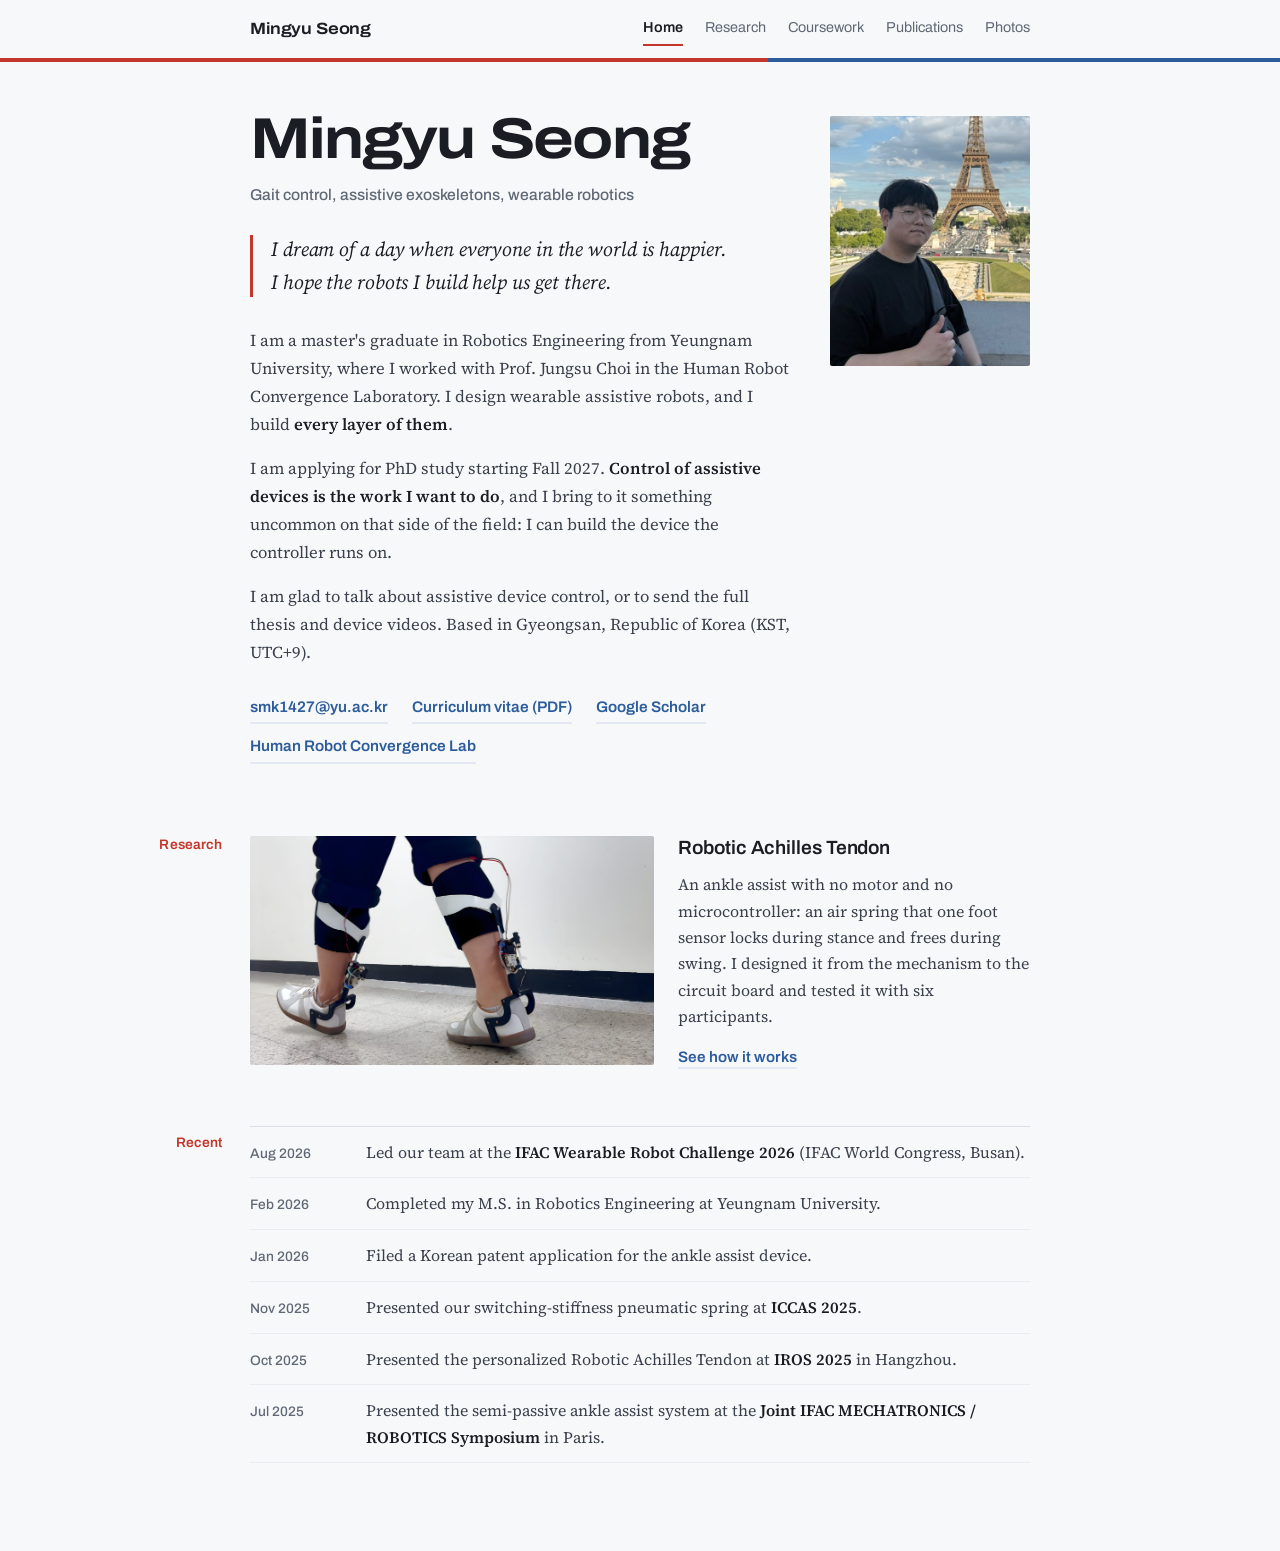
<file: index.html>
<!DOCTYPE html>
<html lang="en">
<head>
<meta charset="utf-8">
<meta name="viewport" content="width=device-width, initial-scale=1">
<title>Mingyu Seong</title>
<meta name="description" content="Mingyu Seong — wearable robotics researcher working on control of assistive ankle exoskeletons. M.S. in Robotics Engineering, Yeungnam University.">
<link rel="preconnect" href="https://fonts.googleapis.com">
<link rel="preconnect" href="https://fonts.gstatic.com" crossorigin>
<link rel="stylesheet" href="https://fonts.googleapis.com/css2?family=Archivo:wdth,wght@62..125,400..700&family=Source+Serif+4:ital,opsz,wght@0,8..60,400..600;1,8..60,400&display=swap">
<link rel="stylesheet" href="style.css">
</head>
<body>

<div class="ribbon">
  <div class="ribbon-inner">
    <a class="brand" href="index.html">Mingyu Seong</a>
    <nav class="topnav" aria-label="Main">
      <a href="index.html" aria-current="page">Home</a>
      <a href="research.html">Research</a>
      <a href="coursework.html">Coursework</a>
      <a href="publications.html">Publications</a>
      <a href="photos.html">Photos</a>
    </nav>
  </div>
</div>

<div class="wrap">

  <header class="masthead">
    <div class="intro">
      <div class="introtext">
        <h1 class="name">Mingyu Seong</h1>
        <p class="role">Gait control, assistive exoskeletons, wearable robotics</p>

        <p class="vision">
          <span>I dream of a day when everyone in the world is happier.</span>
          <span>I hope the robots I build help us get there.</span>
        </p>

        <p class="bio">
          I am a master's graduate in Robotics Engineering from Yeungnam University, where I
          worked with Prof. Jungsu Choi in the Human Robot Convergence Laboratory. I design
          wearable assistive robots, and I build <strong>every layer of them</strong>.
        </p>
        <p class="bio">
          I am applying for PhD study starting Fall 2027. <strong>Control of assistive devices
          is the work I want to do</strong>, and I bring to it something uncommon on that side
          of the field: I can build the device the controller runs on.
        </p>
        <p class="bio">
          I am glad to talk about assistive device control, or to send the full thesis and
          device videos. Based in Gyeongsan, Republic of Korea (KST, UTC+9).
        </p>
        <p class="idlinks">
          <a href="mailto:smk1427@yu.ac.kr">smk1427@yu.ac.kr</a>
          <a href="cv.pdf">Curriculum vitae (PDF)</a>
          <a href="https://scholar.google.com/citations?user=W0oG6YsAAAAJ">Google Scholar</a>
          <a href="https://hrc.yu.ac.kr">Human Robot Convergence Lab</a>
        </p>
      </div>
      <div class="portrait">
        <img src="portrait.jpg" alt="Mingyu Seong in Paris, with the Eiffel Tower behind" width="470" height="587"
             onerror="this.closest('.portrait').hidden=true">
      </div>
    </div>
  </header>

  <section>
    <p class="eyebrow">Research</p>
    <div class="feature">
      <a href="research.html" tabindex="-1" aria-hidden="true"><img src="img/rat-walking.jpg" width="1800" height="1022" alt=""></a>
      <div>
        <h3>Robotic Achilles Tendon</h3>
        <p>An ankle assist with no motor and no microcontroller: an air spring that one foot sensor locks during stance and frees during swing. I designed it from the mechanism to the circuit board and tested it with six participants.</p>
        <a class="more" href="research.html">See how it works</a>
      </div>
    </div>
  </section>

  <section>
    <p class="eyebrow">Recent</p>
    <ul class="news">
      <li><span class="when">Aug 2026</span><span class="what">Led our team at the <strong>IFAC Wearable Robot Challenge 2026</strong> (IFAC World Congress, Busan).</span></li>
      <li><span class="when">Feb 2026</span><span class="what">Completed my M.S. in Robotics Engineering at Yeungnam University.</span></li>
      <li><span class="when">Jan 2026</span><span class="what">Filed a Korean patent application for the ankle assist device.</span></li>
      <li><span class="when">Nov 2025</span><span class="what">Presented our switching-stiffness pneumatic spring at <strong>ICCAS 2025</strong>.</span></li>
      <li><span class="when">Oct 2025</span><span class="what">Presented the personalized Robotic Achilles Tendon at <strong>IROS 2025</strong> in Hangzhou.</span></li>
      <li><span class="when">Jul 2025</span><span class="what">Presented the semi-passive ankle assist system at the <strong>Joint IFAC MECHATRONICS / ROBOTICS Symposium</strong> in Paris.</span></li>
    </ul>
  </section>

</div>

</body>
</html>
</file>
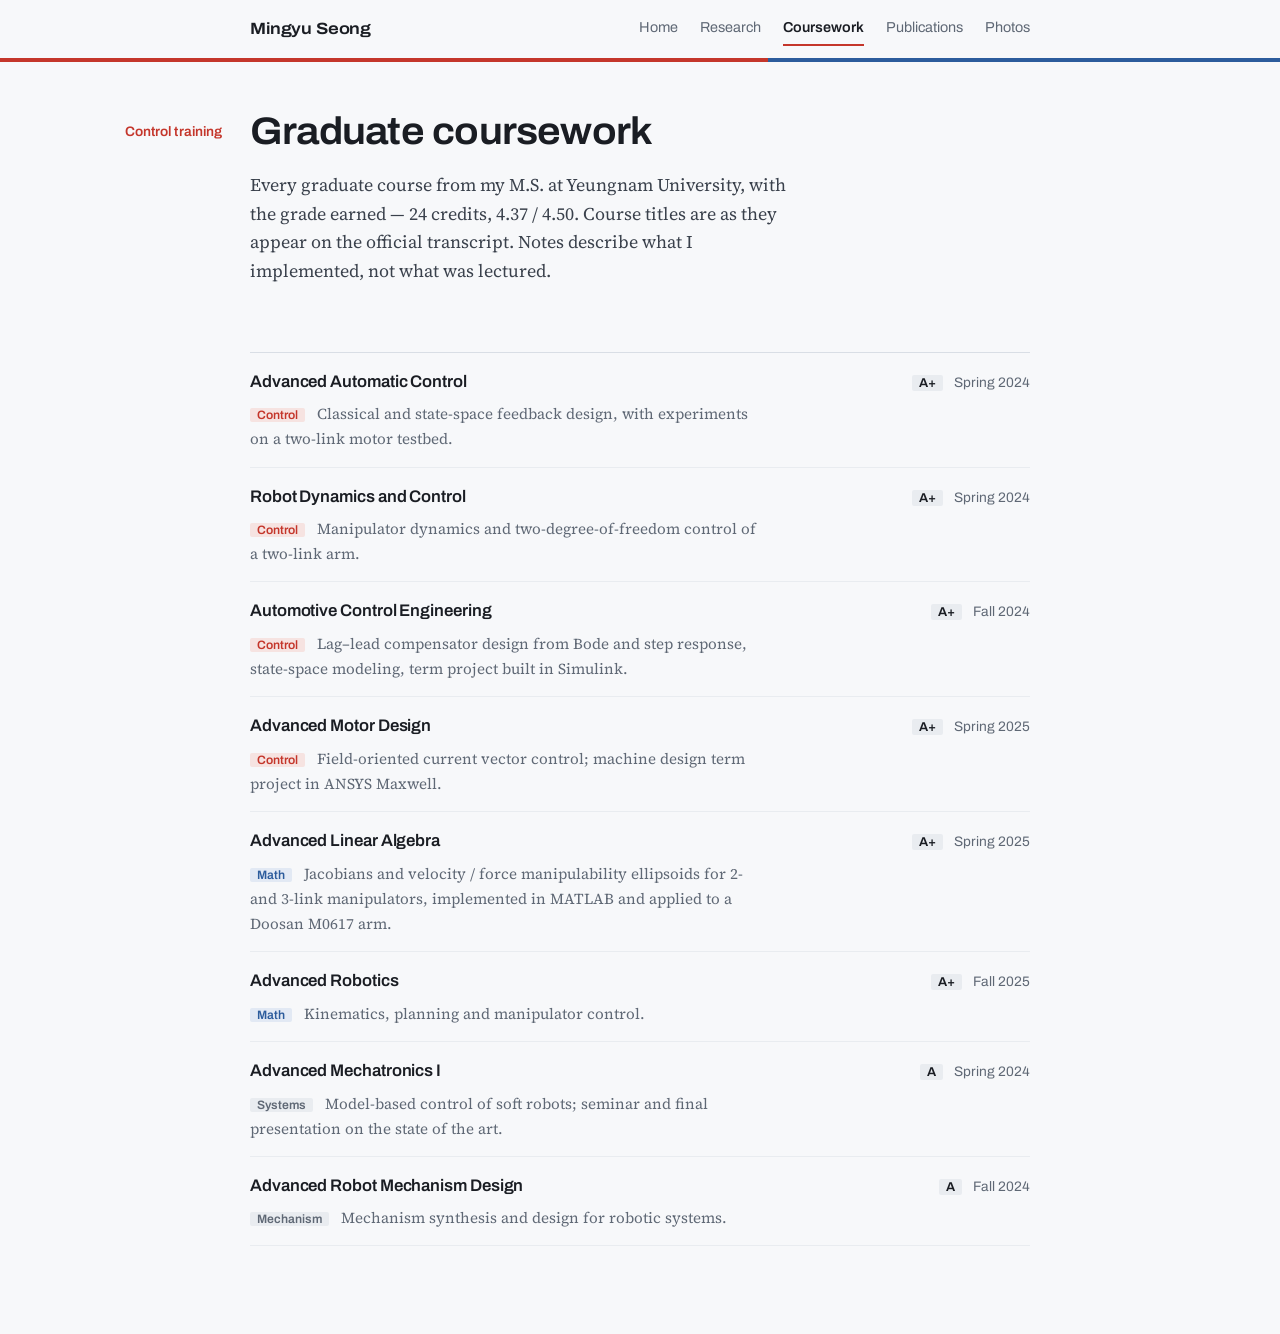
<file: coursework.html>
<!DOCTYPE html>
<html lang="en">
<head>
<meta charset="utf-8">
<meta name="viewport" content="width=device-width, initial-scale=1">
<title>Coursework &mdash; Mingyu Seong</title>
<meta name="description" content="Graduate coursework from the M.S. in Robotics Engineering at Yeungnam University — 24 credits, 4.37/4.50, with A+ in every control course.">
<link rel="preconnect" href="https://fonts.googleapis.com">
<link rel="preconnect" href="https://fonts.gstatic.com" crossorigin>
<link rel="stylesheet" href="https://fonts.googleapis.com/css2?family=Archivo:wdth,wght@62..125,400..700&family=Source+Serif+4:ital,opsz,wght@0,8..60,400..600;1,8..60,400&display=swap">
<link rel="stylesheet" href="style.css">
</head>
<body>

<div class="ribbon">
  <div class="ribbon-inner">
    <a class="brand" href="index.html">Mingyu Seong</a>
    <nav class="topnav" aria-label="Main">
      <a href="index.html">Home</a>
      <a href="research.html">Research</a>
      <a href="coursework.html" aria-current="page">Coursework</a>
      <a href="publications.html">Publications</a>
      <a href="photos.html">Photos</a>
    </nav>
  </div>
</div>

<div class="wrap">

  <header class="pagehead">
    <p class="eyebrow">Control training</p>
    <h1>Graduate coursework</h1>
    <p class="lede">
      Every graduate course from my M.S. at Yeungnam University, with the grade earned &mdash;
      24 credits, 4.37 / 4.50. Course titles are as they appear on the official transcript.
      Notes describe what I implemented, not what was lectured.
    </p>
  </header>

  <section>
    <div class="courses">
      <div class="course">
        <h3>Advanced Automatic Control</h3>
        <span class="term"><span class="grade">A+</span> Spring 2024</span>
        <p class="detail"><span class="axis ctl">Control</span> Classical and state-space feedback design, with experiments on a two-link motor testbed.</p>
      </div>
      <div class="course">
        <h3>Robot Dynamics and Control</h3>
        <span class="term"><span class="grade">A+</span> Spring 2024</span>
        <p class="detail"><span class="axis ctl">Control</span> Manipulator dynamics and two-degree-of-freedom control of a two-link arm.</p>
      </div>
      <div class="course">
        <h3>Automotive Control Engineering</h3>
        <span class="term"><span class="grade">A+</span> Fall 2024</span>
        <p class="detail"><span class="axis ctl">Control</span> Lag&ndash;lead compensator design from Bode and step response, state-space modeling, term project built in Simulink.</p>
      </div>
      <div class="course">
        <h3>Advanced Motor Design</h3>
        <span class="term"><span class="grade">A+</span> Spring 2025</span>
        <p class="detail"><span class="axis ctl">Control</span> Field-oriented current vector control; machine design term project in ANSYS Maxwell.</p>
      </div>
      <div class="course">
        <h3>Advanced Linear Algebra</h3>
        <span class="term"><span class="grade">A+</span> Spring 2025</span>
        <p class="detail"><span class="axis math">Math</span> Jacobians and velocity / force manipulability ellipsoids for 2- and 3-link manipulators, implemented in MATLAB and applied to a Doosan M0617 arm.</p>
      </div>
      <div class="course">
        <h3>Advanced Robotics</h3>
        <span class="term"><span class="grade">A+</span> Fall 2025</span>
        <p class="detail"><span class="axis math">Math</span> Kinematics, planning and manipulator control.</p>
      </div>
      <div class="course">
        <h3>Advanced Mechatronics I</h3>
        <span class="term"><span class="grade">A</span> Spring 2024</span>
        <p class="detail"><span class="axis mech">Systems</span> Model-based control of soft robots; seminar and final presentation on the state of the art.</p>
      </div>
      <div class="course">
        <h3>Advanced Robot Mechanism Design</h3>
        <span class="term"><span class="grade">A</span> Fall 2024</span>
        <p class="detail"><span class="axis mech">Mechanism</span> Mechanism synthesis and design for robotic systems.</p>
      </div>
    </div>
  </section>

</div>

</body>
</html>
</file>
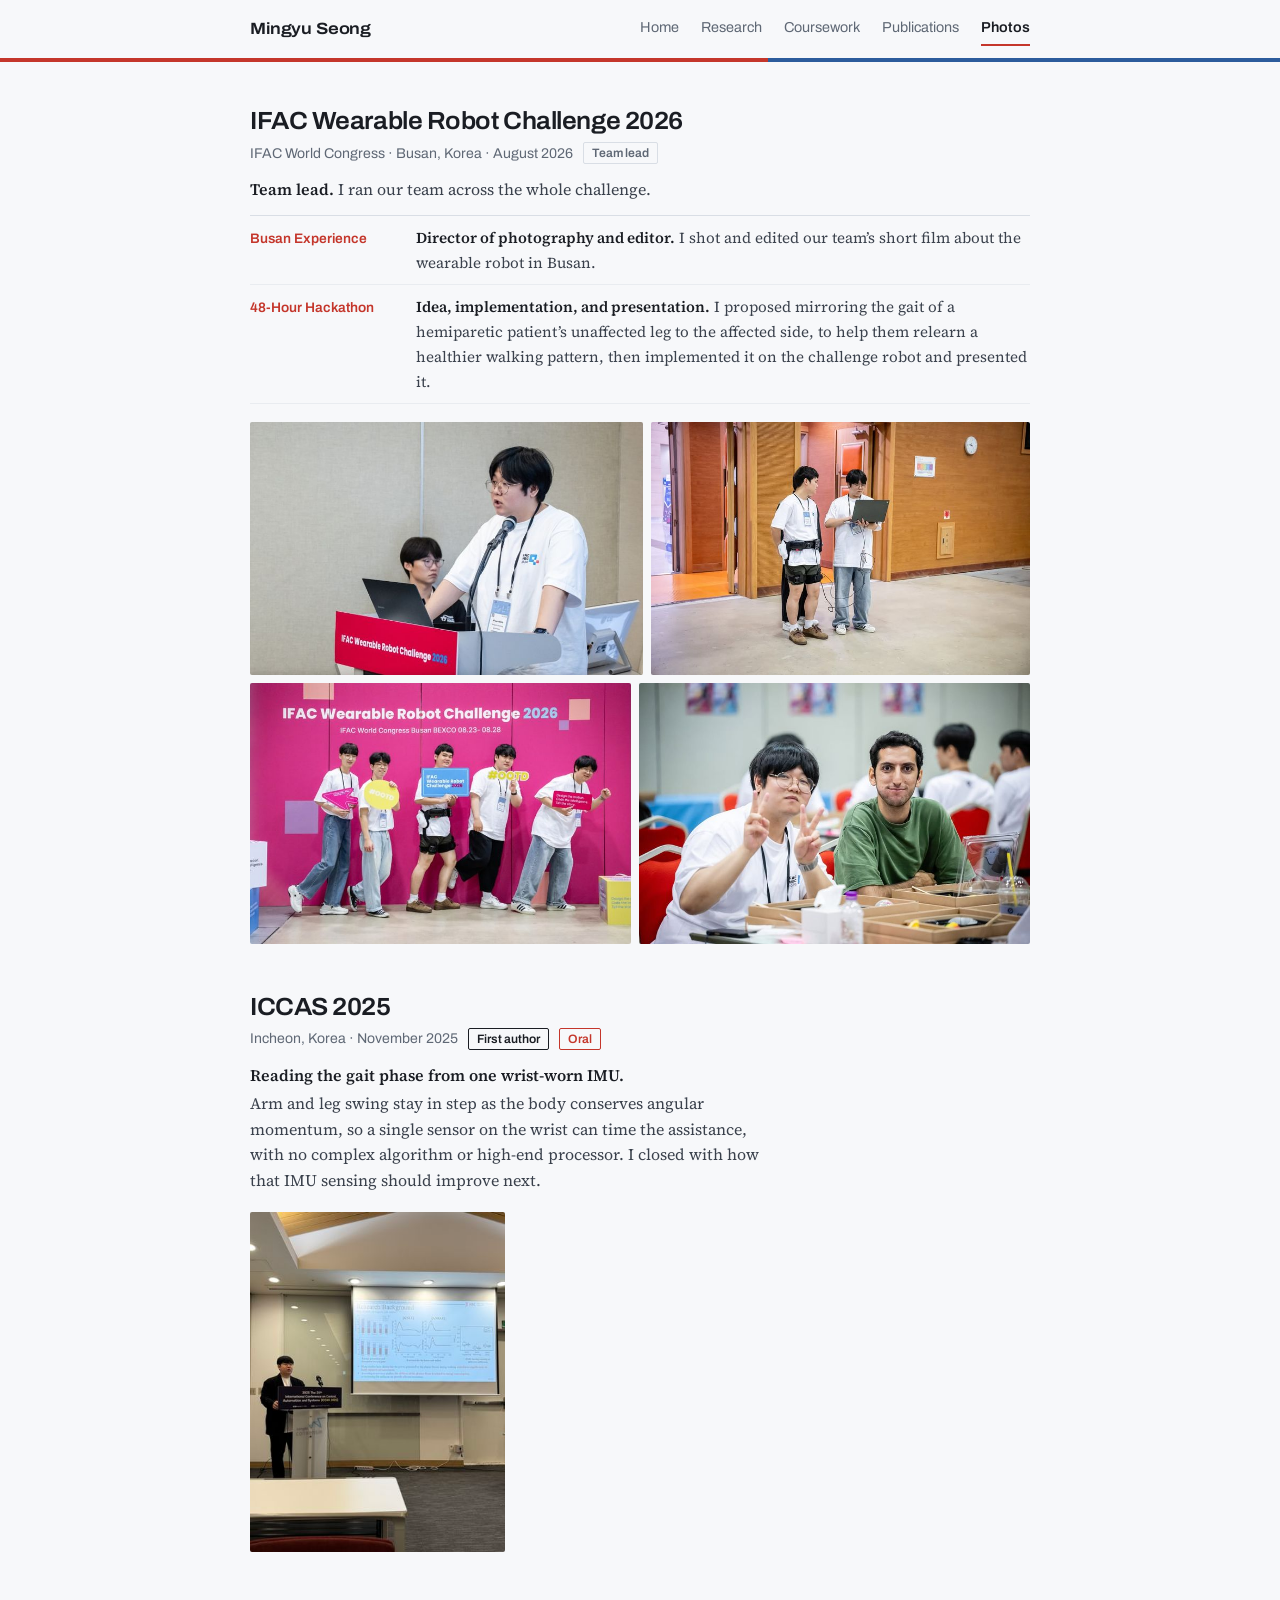
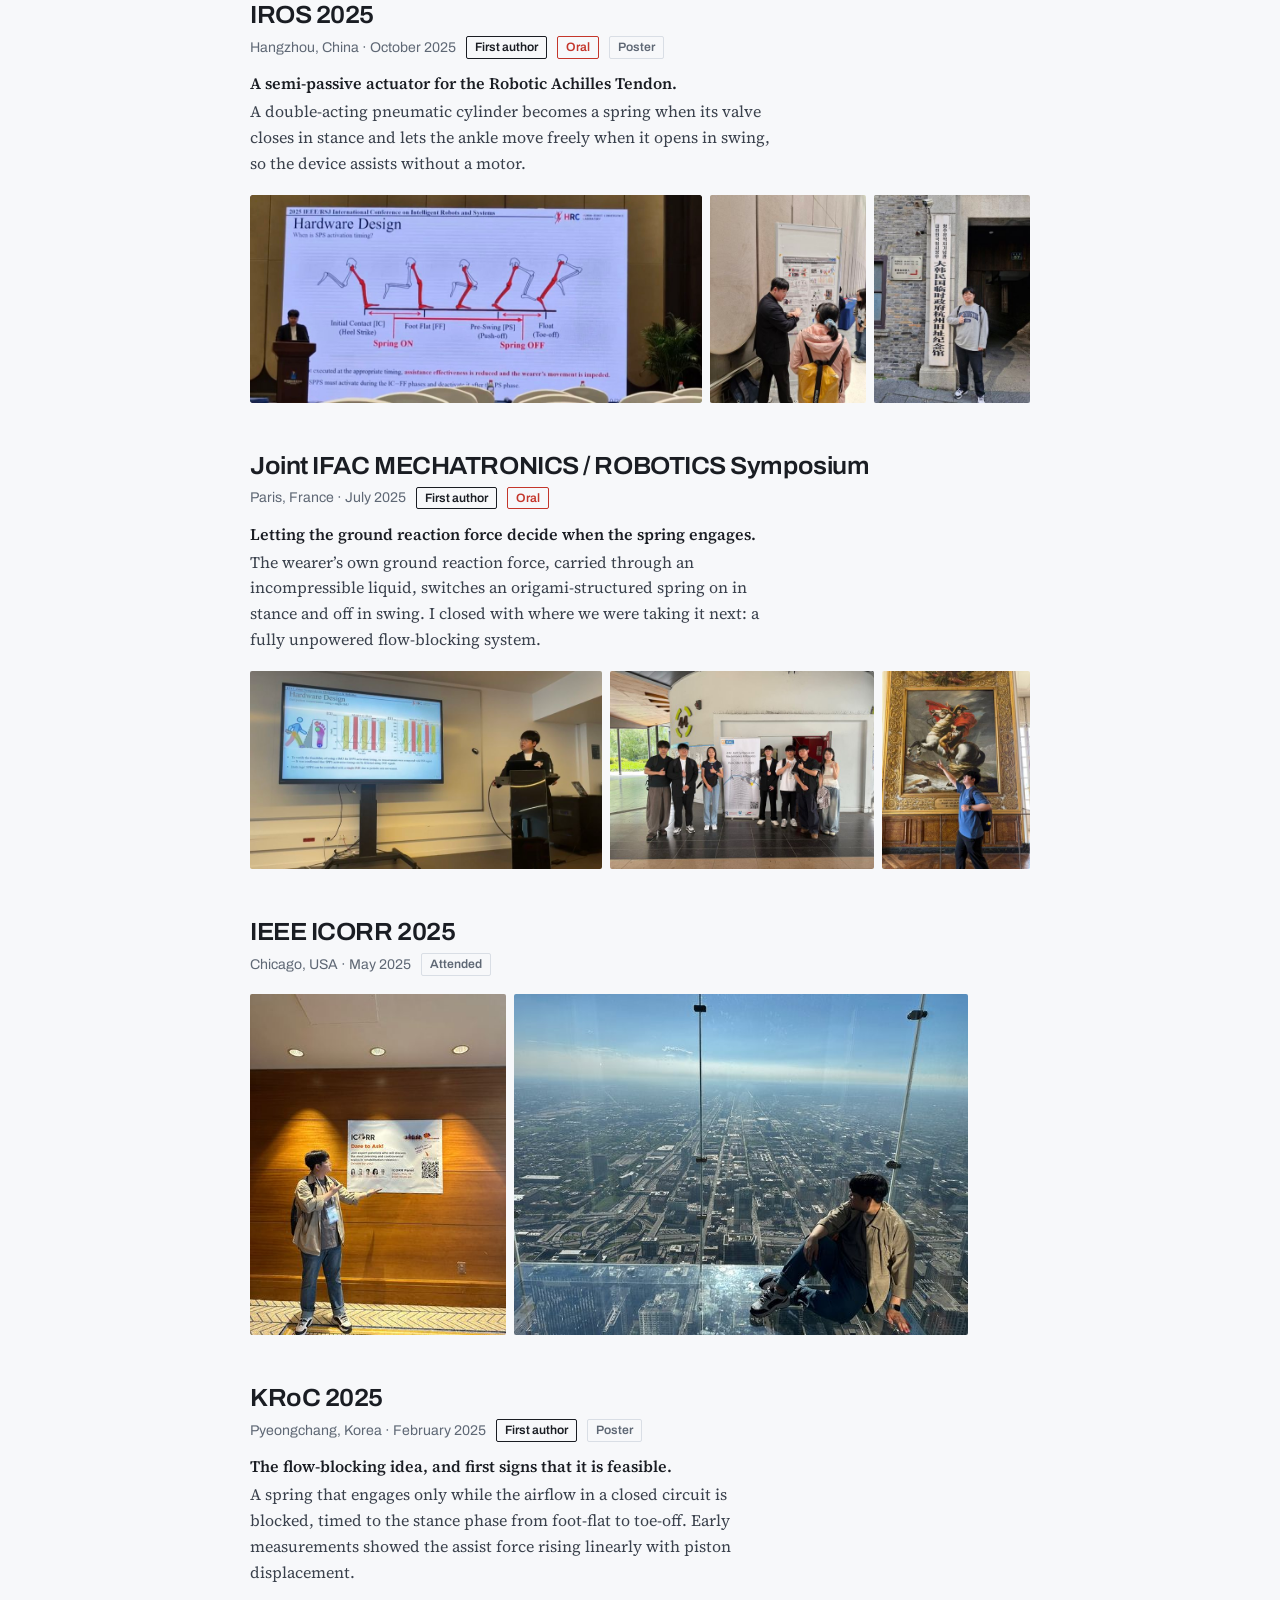
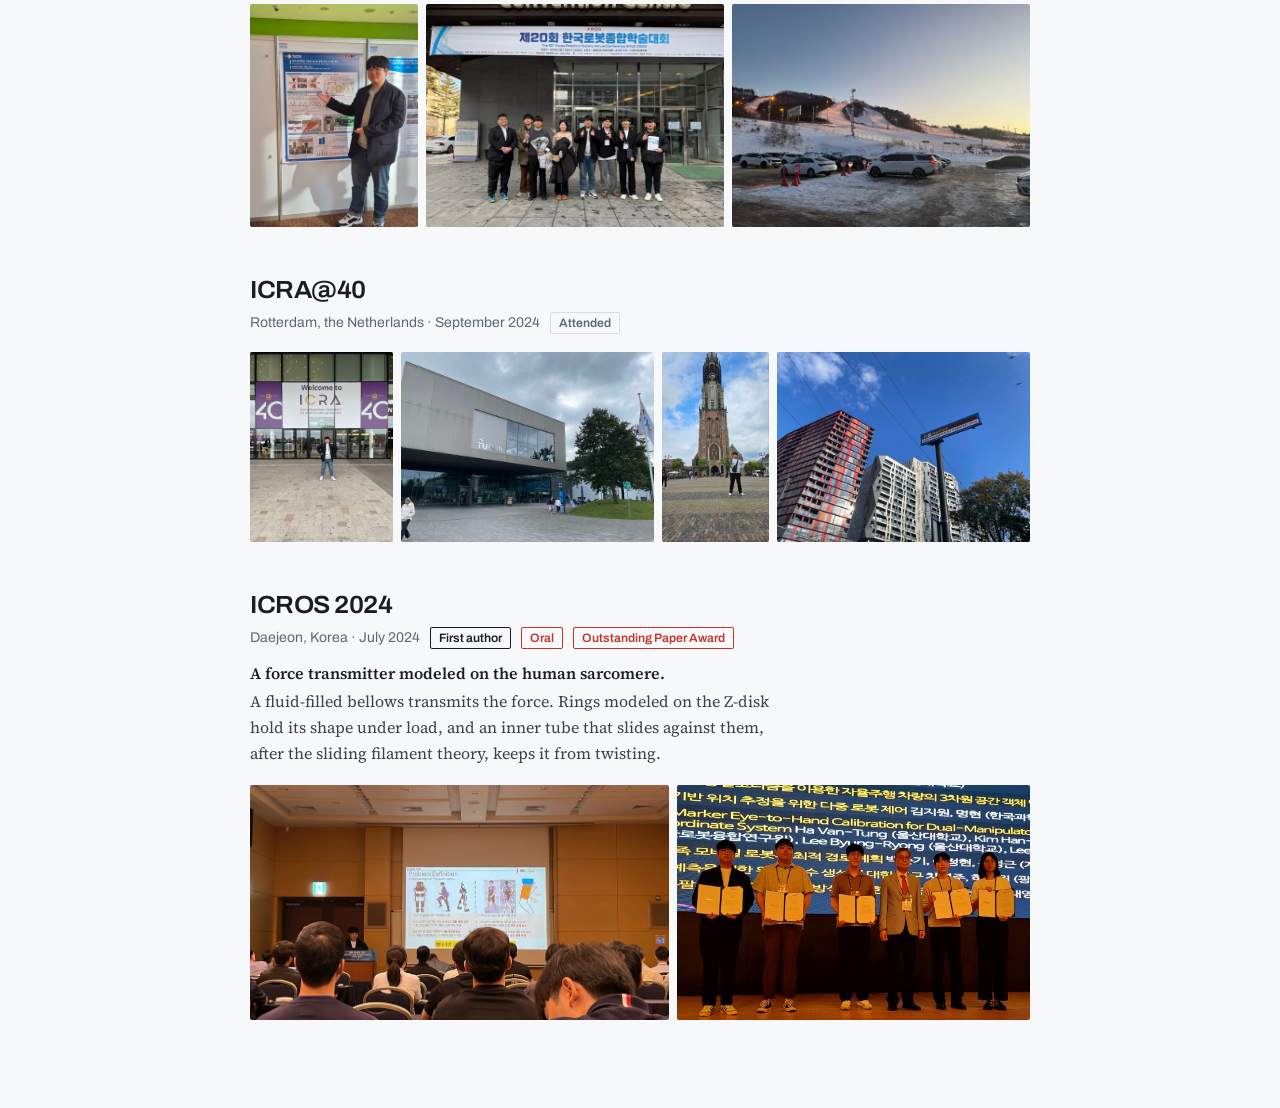
<file: photos.html>
<!DOCTYPE html>
<html lang="en">
<head>
<meta charset="utf-8">
<meta name="viewport" content="width=device-width, initial-scale=1">
<title>Photos &mdash; Mingyu Seong</title>
<meta name="description" content="Conference photographs, 2024&ndash;2026 &mdash; Mingyu Seong, wearable robotics.">
<link rel="preconnect" href="https://fonts.googleapis.com">
<link rel="preconnect" href="https://fonts.gstatic.com" crossorigin>
<link rel="stylesheet" href="https://fonts.googleapis.com/css2?family=Archivo:wdth,wght@62..125,400..700&family=Source+Serif+4:ital,opsz,wght@0,8..60,400..600;1,8..60,400&display=swap">
<link rel="stylesheet" href="style.css">
</head>
<body>

<div class="ribbon">
  <div class="ribbon-inner">
    <a class="brand" href="index.html">Mingyu Seong</a>
    <nav class="topnav" aria-label="Main">
      <a href="index.html">Home</a>
      <a href="research.html">Research</a>
      <a href="coursework.html">Coursework</a>
      <a href="publications.html">Publications</a>
      <a href="photos.html" aria-current="page">Photos</a>
    </nav>
  </div>
</div>

<div class="wrap">

<!--
  사진 추가하는 법 (2026-09-15)
  · 원본은 _photo_originals/<학회>/ 에 넣는다 — 이 폴더는 GitHub에 올리지 않는다(원본에 GPS 위치정보가 있다).
  · 웹용 사진은 gallery/<학회>/NN.jpg(크게 보기) + NN-s.jpg(목록용) 두 장이 한 쌍이다.
  · 한 칸 = 아래 <a> 한 줄. style="--r:가로/세로 비율"이 틀리면 줄 높이가 어긋난다.
  · 직접 만들기 번거로우면 Claude에게 «사진 추가»라고 하면 된다.
-->

  <section class="conf">
    <h2>IFAC Wearable Robot Challenge 2026</h2>
    <p class="confmeta">IFAC World Congress &middot; Busan, Korea &middot; August 2026 <span class="tag">Team lead</span></p>
    <p class="confnote"><strong>Team lead.</strong> I ran our team across the whole challenge.</p>
    <div class="stack roles">
      <div class="layer"><span class="lk">Busan Experience</span><span class="lv"><strong>Director of photography and editor.</strong>
        I shot and edited our team&rsquo;s short film about the wearable robot in Busan.</span></div>
      <div class="layer"><span class="lk">48-Hour Hackathon</span><span class="lv"><strong>Idea, implementation, and presentation.</strong>
        I proposed mirroring the gait of a hemiparetic patient&rsquo;s unaffected leg to the affected side, to help them
        relearn a healthier walking pattern, then implemented it on the challenge robot and presented it.</span></div>
    </div>
    <div class="gallery">
      <div class="grow">
        <a href="gallery/ifac-wc-2026/01.jpg" style="--r:1.5583"><img src="gallery/ifac-wc-2026/01-s.jpg" width="748" height="480" alt="Presenting at the IFAC Wearable Robot Challenge 2026" loading="lazy"></a>
        <a href="gallery/ifac-wc-2026/02.jpg" style="--r:1.5"><img src="gallery/ifac-wc-2026/02-s.jpg" width="720" height="480" alt="Wearable device test at the challenge" loading="lazy"></a>
      </div>
      <div class="grow">
        <a href="gallery/ifac-wc-2026/03.jpg" style="--r:1.4583"><img src="gallery/ifac-wc-2026/03-s.jpg" width="700" height="480" alt="Team photo at the IFAC Wearable Robot Challenge 2026" loading="lazy"></a>
        <a href="gallery/ifac-wc-2026/04.jpg" style="--r:1.5"><img src="gallery/ifac-wc-2026/04-s.jpg" width="720" height="480" alt="With a fellow participant" loading="lazy"></a>
      </div>
    </div>
  </section>

  <section class="conf">
    <h2>ICCAS 2025</h2>
    <p class="confmeta">Incheon, Korea &middot; November 2025 <span class="tag fa">First author</span> <span class="tag oral">Oral</span></p>
    <p class="confnote"><strong class="hl">Reading the gait phase from one wrist-worn IMU.</strong>
      Arm and leg swing stay in step as the body conserves angular momentum, so a single sensor on the wrist
      can time the assistance, with no complex algorithm or high-end processor. I closed with how that IMU sensing should improve next.</p>
    <div class="gallery">
      <div class="grow" style="max-width:255px">
        <a href="gallery/iccas-2025/01.jpg" style="--r:0.75"><img src="gallery/iccas-2025/01-s.jpg" width="360" height="480" alt="Oral presentation at ICCAS 2025" loading="lazy"></a>
      </div>
    </div>
  </section>

  <section class="conf">
    <h2>IROS 2025</h2>
    <p class="confmeta">Hangzhou, China &middot; October 2025 <span class="tag fa">First author</span> <span class="tag oral">Oral</span> <span class="tag">Poster</span></p>
    <p class="confnote"><strong class="hl">A semi-passive actuator for the Robotic Achilles Tendon.</strong>
      A double-acting pneumatic cylinder becomes a spring when its valve closes in stance and lets the ankle
      move freely when it opens in swing, so the device assists without a motor.</p>
    <div class="gallery">
      <div class="grow">
        <a href="gallery/iros-2025/01.jpg" style="--r:2.175"><img src="gallery/iros-2025/01-s.jpg" width="1044" height="480" alt="Oral presentation at IROS 2025, on the hardware design" loading="lazy"></a>
        <a href="gallery/iros-2025/02.jpg" style="--r:0.75"><img src="gallery/iros-2025/02-s.jpg" width="360" height="480" alt="Explaining the Robotic Achilles Tendon poster at IROS 2025" loading="lazy"></a>
        <a href="gallery/iros-2025/03.jpg" style="--r:0.75"><img src="gallery/iros-2025/03-s.jpg" width="360" height="480" alt="At the former site of the Korean Provisional Government in Hangzhou" loading="lazy"></a>
      </div>
    </div>
  </section>

  <section class="conf">
    <h2>Joint IFAC MECHATRONICS / ROBOTICS Symposium</h2>
    <p class="confmeta">Paris, France &middot; July 2025 <span class="tag fa">First author</span> <span class="tag oral">Oral</span></p>
    <p class="confnote"><strong class="hl">Letting the ground reaction force decide when the spring engages.</strong>
      The wearer&rsquo;s own ground reaction force, carried through an incompressible liquid, switches an
      origami-structured spring on in stance and off in swing. I closed with where we were taking it next:
      a fully unpowered flow-blocking system.</p>
    <div class="gallery">
      <div class="grow">
        <a href="gallery/ifac-2025/01.jpg" style="--r:1.7771"><img src="gallery/ifac-2025/01-s.jpg" width="853" height="480" alt="Oral presentation at the Joint IFAC MECHATRONICS / ROBOTICS Symposium" loading="lazy"></a>
        <a href="gallery/ifac-2025/02.jpg" style="--r:1.3333"><img src="gallery/ifac-2025/02-s.jpg" width="640" height="480" alt="Group photo at the symposium venue" loading="lazy"></a>
        <a href="gallery/ifac-2025/03.jpg" style="--r:0.75"><img src="gallery/ifac-2025/03-s.jpg" width="360" height="480" alt="In front of Napoleon Crossing the Alps" loading="lazy"></a>
      </div>
    </div>
  </section>

  <section class="conf">
    <h2>IEEE ICORR 2025</h2>
    <p class="confmeta">Chicago, USA &middot; May 2025 <span class="tag">Attended</span></p>
    <div class="gallery">
      <div class="grow" style="max-width:718px">
        <a href="gallery/icorr-2025/01.jpg" style="--r:0.75"><img src="gallery/icorr-2025/01-s.jpg" width="360" height="480" alt="At IEEE ICORR 2025" loading="lazy"></a>
        <a href="gallery/icorr-2025/02.jpg" style="--r:1.3313"><img src="gallery/icorr-2025/02-s.jpg" width="639" height="480" alt="On the glass ledge of the Skydeck, Chicago" loading="lazy"></a>
      </div>
    </div>
  </section>

  <section class="conf">
    <h2>KRoC 2025</h2>
    <p class="confmeta">Pyeongchang, Korea &middot; February 2025 <span class="tag fa">First author</span> <span class="tag">Poster</span></p>
    <p class="confnote"><strong class="hl">The flow-blocking idea, and first signs that it is feasible.</strong>
      A spring that engages only while the airflow in a closed circuit is blocked, timed to the stance phase
      from foot-flat to toe-off. Early measurements showed the assist force rising linearly with piston displacement.</p>
    <div class="gallery">
      <div class="grow">
        <a href="gallery/kroc-2025/01.jpg" style="--r:0.75"><img src="gallery/kroc-2025/01-s.jpg" width="360" height="480" alt="Presenting a poster at KRoC 2025" loading="lazy"></a>
        <a href="gallery/kroc-2025/02.jpg" style="--r:1.3333"><img src="gallery/kroc-2025/02-s.jpg" width="640" height="480" alt="Group photo in front of the KRoC 2025 venue" loading="lazy"></a>
        <a href="gallery/kroc-2025/03.jpg" style="--r:1.3333"><img src="gallery/kroc-2025/03-s.jpg" width="640" height="480" alt="Snow at dusk outside the venue" loading="lazy"></a>
      </div>
    </div>
  </section>

  <section class="conf">
    <h2>ICRA@40</h2>
    <p class="confmeta">Rotterdam, the Netherlands &middot; September 2024 <span class="tag">Attended</span></p>
    <div class="gallery">
      <div class="grow">
        <a href="gallery/icra40-2024/01.jpg" style="--r:0.75"><img src="gallery/icra40-2024/01-s.jpg" width="360" height="480" alt="At the entrance of ICRA@40" loading="lazy"></a>
        <a href="gallery/icra40-2024/02.jpg" style="--r:1.3333"><img src="gallery/icra40-2024/02-s.jpg" width="640" height="480" alt="TU Delft campus" loading="lazy"></a>
        <a href="gallery/icra40-2024/03.jpg" style="--r:0.5625"><img src="gallery/icra40-2024/03-s.jpg" width="270" height="480" alt="In front of the Nieuwe Kerk, Delft" loading="lazy"></a>
        <a href="gallery/icra40-2024/04.jpg" style="--r:1.3333"><img src="gallery/icra40-2024/04-s.jpg" width="640" height="480" alt="Rotterdam skyline" loading="lazy"></a>
      </div>
    </div>
  </section>

  <section class="conf">
    <h2>ICROS 2024</h2>
    <p class="confmeta">Daejeon, Korea &middot; July 2024 <span class="tag fa">First author</span> <span class="tag oral">Oral</span> <span class="tag oral">Outstanding Paper Award</span></p>
    <p class="confnote"><strong class="hl">A force transmitter modeled on the human sarcomere.</strong>
      A fluid-filled bellows transmits the force. Rings modeled on the Z-disk hold its shape under load, and an
      inner tube that slides against them, after the sliding filament theory, keeps it from twisting.</p>
    <div class="gallery">
      <div class="grow">
        <a href="gallery/icros-2024/01.jpg" style="--r:1.7771"><img src="gallery/icros-2024/01-s.jpg" width="853" height="480" alt="Oral presentation at ICROS 2024" loading="lazy"></a>
        <a href="gallery/icros-2024/02.jpg" style="--r:1.5"><img src="gallery/icros-2024/02-s.jpg" width="600" height="400" alt="Outstanding Paper Award ceremony at ICROS 2024" loading="lazy"></a>
      </div>
    </div>
  </section>

</div>

<dialog class="lightbox" id="lightbox" aria-label="Photo viewer">
  <img alt="">
  <p class="lb-cap"></p>
</dialog>

<script>
(function () {
  var dlg = document.getElementById('lightbox');
  if (!dlg || typeof dlg.showModal !== 'function') return;   // no <dialog>: links just open the image
  var img = dlg.querySelector('img'), cap = dlg.querySelector('.lb-cap');
  var links = Array.prototype.slice.call(document.querySelectorAll('.gallery a'));
  var cur = 0;
  function show(i) {
    cur = (i + links.length) % links.length;
    var t = links[cur].querySelector('img');
    img.src = links[cur].getAttribute('href');
    img.alt = t.alt; cap.textContent = t.alt;
  }
  links.forEach(function (a, i) {
    a.addEventListener('click', function (e) { e.preventDefault(); show(i); dlg.showModal(); });
  });
  dlg.addEventListener('click', function () { dlg.close(); });
  dlg.addEventListener('close', function () { img.removeAttribute('src'); });
  document.addEventListener('keydown', function (e) {
    if (!dlg.open) return;
    if (e.key === 'ArrowRight') show(cur + 1);
    if (e.key === 'ArrowLeft') show(cur - 1);
  });
})();
</script>

</body>
</html>
</file>
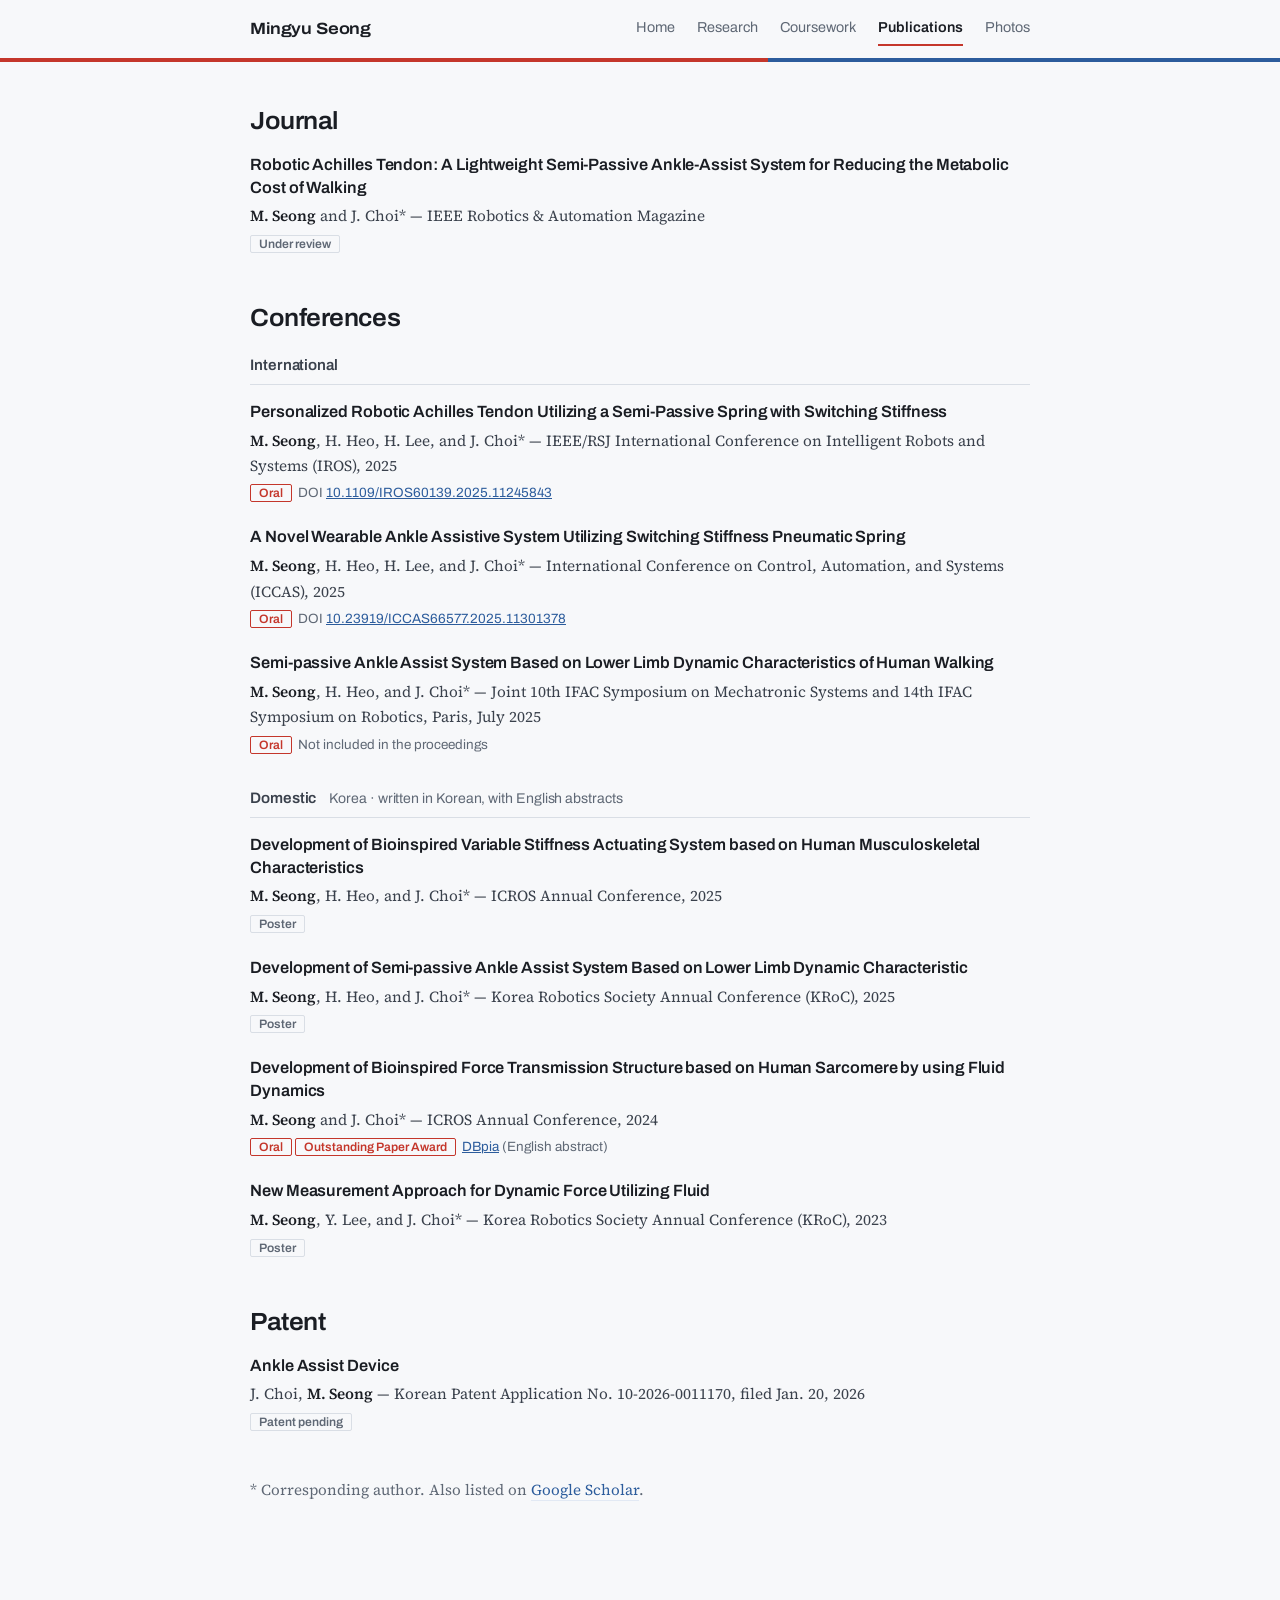
<file: publications.html>
<!DOCTYPE html>
<html lang="en">
<head>
<meta charset="utf-8">
<meta name="viewport" content="width=device-width, initial-scale=1">
<title>Publications &mdash; Mingyu Seong</title>
<meta name="description" content="Publications by Mingyu Seong — a journal article under review, conference papers at IROS 2025 and ICCAS 2025, an IFAC 2025 symposium talk, Korean conference papers, and a pending Korean patent.">
<link rel="preconnect" href="https://fonts.googleapis.com">
<link rel="preconnect" href="https://fonts.gstatic.com" crossorigin>
<link rel="stylesheet" href="https://fonts.googleapis.com/css2?family=Archivo:wdth,wght@62..125,400..700&family=Source+Serif+4:ital,opsz,wght@0,8..60,400..600;1,8..60,400&display=swap">
<link rel="stylesheet" href="style.css">
</head>
<body>

<div class="ribbon">
  <div class="ribbon-inner">
    <a class="brand" href="index.html">Mingyu Seong</a>
    <nav class="topnav" aria-label="Main">
      <a href="index.html">Home</a>
      <a href="research.html">Research</a>
      <a href="coursework.html">Coursework</a>
      <a href="publications.html" aria-current="page">Publications</a>
      <a href="photos.html">Photos</a>
    </nav>
  </div>
</div>

<div class="wrap">

  <section class="pubsec">
    <h2>Journal</h2>
    <div class="pubs">
      <div class="pub">
        <span class="title">Robotic Achilles Tendon: A Lightweight Semi-Passive Ankle-Assist System for Reducing the Metabolic Cost of Walking</span>
        <span class="venue"><b class="me">M. Seong</b> and J. Choi* &mdash; IEEE Robotics &amp; Automation Magazine</span>
        <span class="meta"><span class="tag">Under review</span></span>
      </div>
    </div>
  </section>

  <section class="pubsec">
    <h2>Conferences</h2>

    <h3 class="pubgroup">International</h3>
    <div class="pubs">
      <div class="pub">
        <span class="title">Personalized Robotic Achilles Tendon Utilizing a Semi-Passive Spring with Switching Stiffness</span>
        <span class="venue"><b class="me">M. Seong</b>, H. Heo, H. Lee, and J. Choi* &mdash; IEEE/RSJ International Conference on Intelligent Robots and Systems (IROS), 2025</span>
        <span class="meta"><span class="tag oral">Oral</span> &nbsp;DOI <a href="https://doi.org/10.1109/IROS60139.2025.11245843">10.1109/IROS60139.2025.11245843</a></span>
      </div>

      <div class="pub">
        <span class="title">A Novel Wearable Ankle Assistive System Utilizing Switching Stiffness Pneumatic Spring</span>
        <span class="venue"><b class="me">M. Seong</b>, H. Heo, H. Lee, and J. Choi* &mdash; International Conference on Control, Automation, and Systems (ICCAS), 2025</span>
        <span class="meta"><span class="tag oral">Oral</span> &nbsp;DOI <a href="https://doi.org/10.23919/ICCAS66577.2025.11301378">10.23919/ICCAS66577.2025.11301378</a></span>
      </div>

      <div class="pub">
        <span class="title">Semi-passive Ankle Assist System Based on Lower Limb Dynamic Characteristics of Human Walking</span>
        <span class="venue"><b class="me">M. Seong</b>, H. Heo, and J. Choi* &mdash; Joint 10th IFAC Symposium on Mechatronic Systems and 14th IFAC Symposium on Robotics, Paris, July 2025</span>
        <span class="meta"><span class="tag oral">Oral</span> &nbsp;Not included in the proceedings</span>
      </div>
    </div>

    <h3 class="pubgroup">Domestic <span>Korea &middot; written in Korean, with English abstracts</span></h3>
    <div class="pubs">
      <div class="pub">
        <span class="title">Development of Bioinspired Variable Stiffness Actuating System based on Human Musculoskeletal Characteristics</span>
        <span class="venue"><b class="me">M. Seong</b>, H. Heo, and J. Choi* &mdash; ICROS Annual Conference, 2025</span>
        <span class="meta"><span class="tag">Poster</span></span>
      </div>

      <div class="pub">
        <span class="title">Development of Semi-passive Ankle Assist System Based on Lower Limb Dynamic Characteristic</span>
        <span class="venue"><b class="me">M. Seong</b>, H. Heo, and J. Choi* &mdash; Korea Robotics Society Annual Conference (KRoC), 2025</span>
        <span class="meta"><span class="tag">Poster</span></span>
      </div>

      <div class="pub">
        <span class="title">Development of Bioinspired Force Transmission Structure based on Human Sarcomere by using Fluid Dynamics</span>
        <span class="venue"><b class="me">M. Seong</b> and J. Choi* &mdash; ICROS Annual Conference, 2024</span>
        <span class="meta"><span class="tag oral">Oral</span> <span class="tag oral">Outstanding Paper Award</span> &nbsp;<a href="https://www.dbpia.co.kr/journal/articleDetail?nodeId=NODE11908760">DBpia</a> (English abstract)</span>
      </div>

      <div class="pub">
        <span class="title">New Measurement Approach for Dynamic Force Utilizing Fluid</span>
        <span class="venue"><b class="me">M. Seong</b>, Y. Lee, and J. Choi* &mdash; Korea Robotics Society Annual Conference (KRoC), 2023</span>
        <span class="meta"><span class="tag">Poster</span></span>
      </div>
    </div>
  </section>

  <section class="pubsec">
    <h2>Patent</h2>
    <div class="pubs">
      <div class="pub">
        <span class="title">Ankle Assist Device</span>
        <span class="venue">J. Choi, <b class="me">M. Seong</b> &mdash; Korean Patent Application No. 10-2026-0011170, filed Jan. 20, 2026</span>
        <span class="meta"><span class="tag">Patent pending</span></span>
      </div>
    </div>
  </section>

  <p class="more">
    * Corresponding author. Also listed on
    <a href="https://scholar.google.com/citations?user=W0oG6YsAAAAJ">Google Scholar</a>.
  </p>

</div>

</body>
</html>
</file>
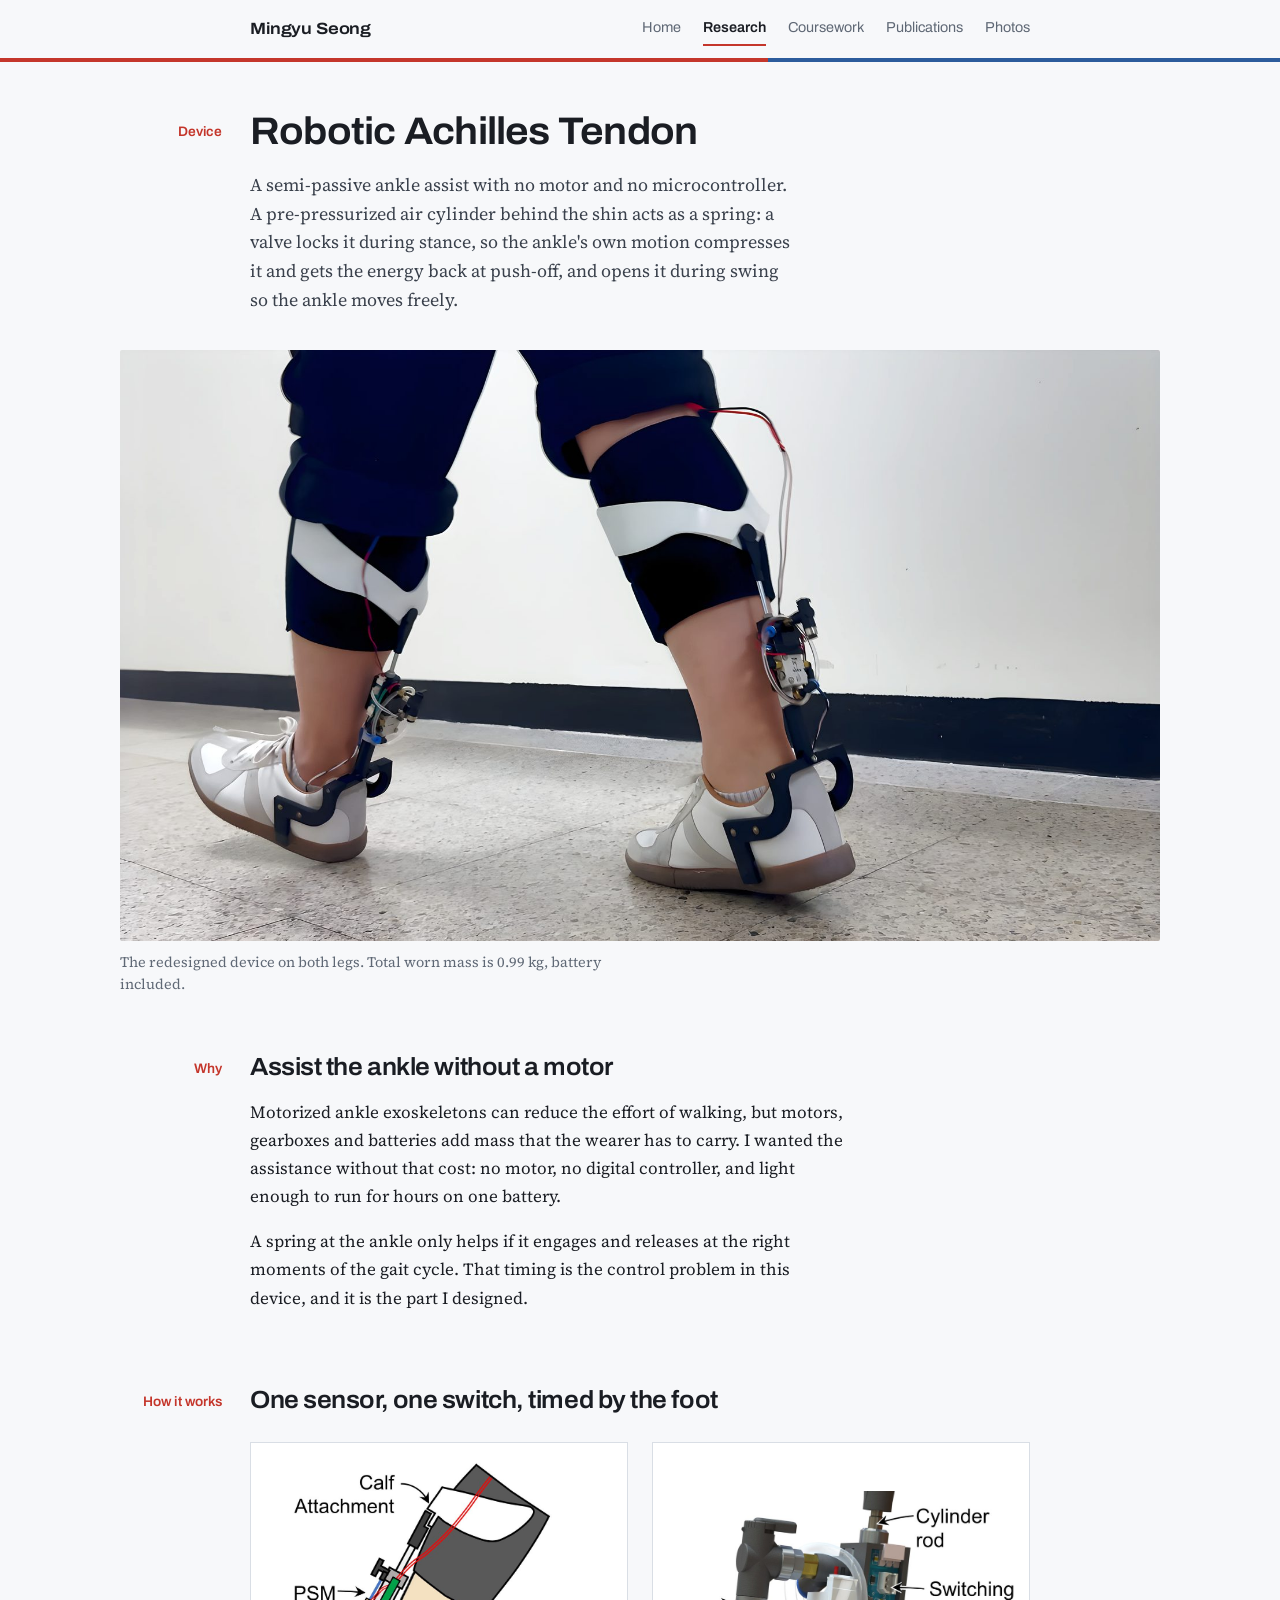
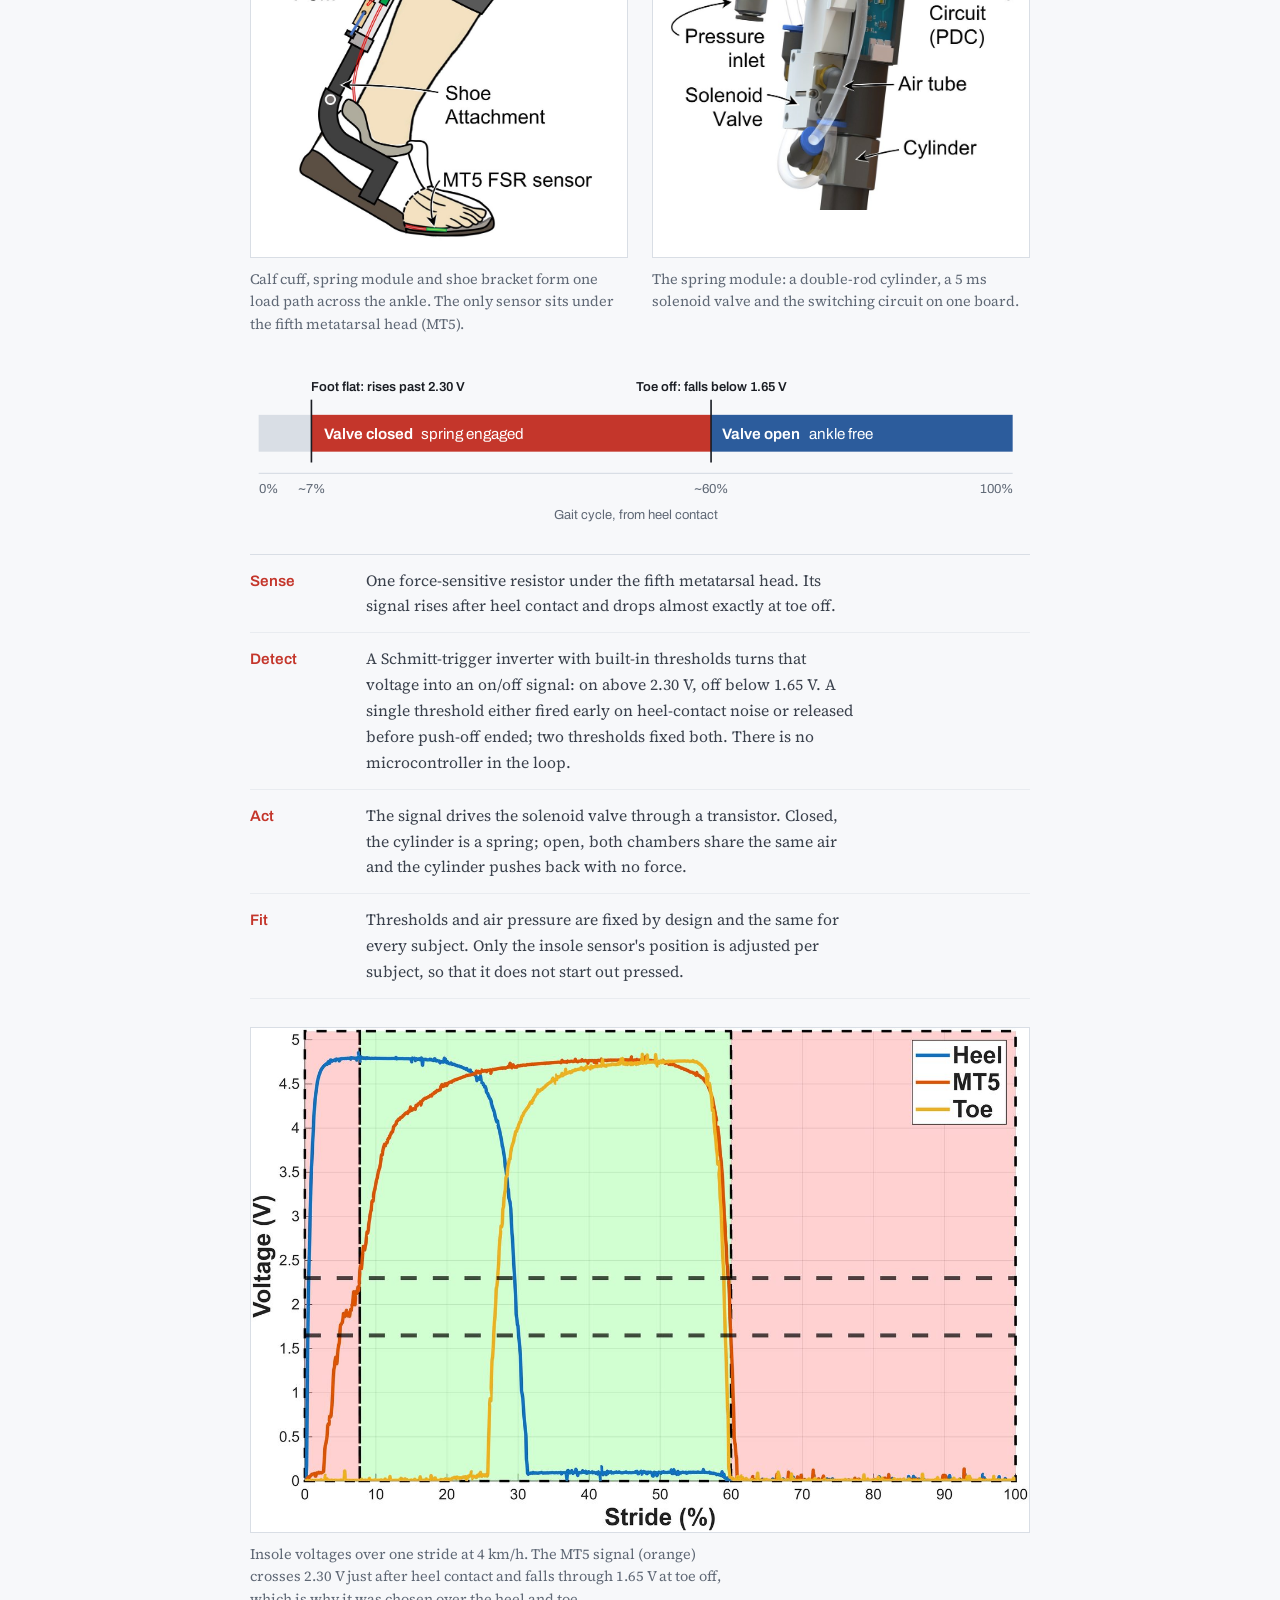
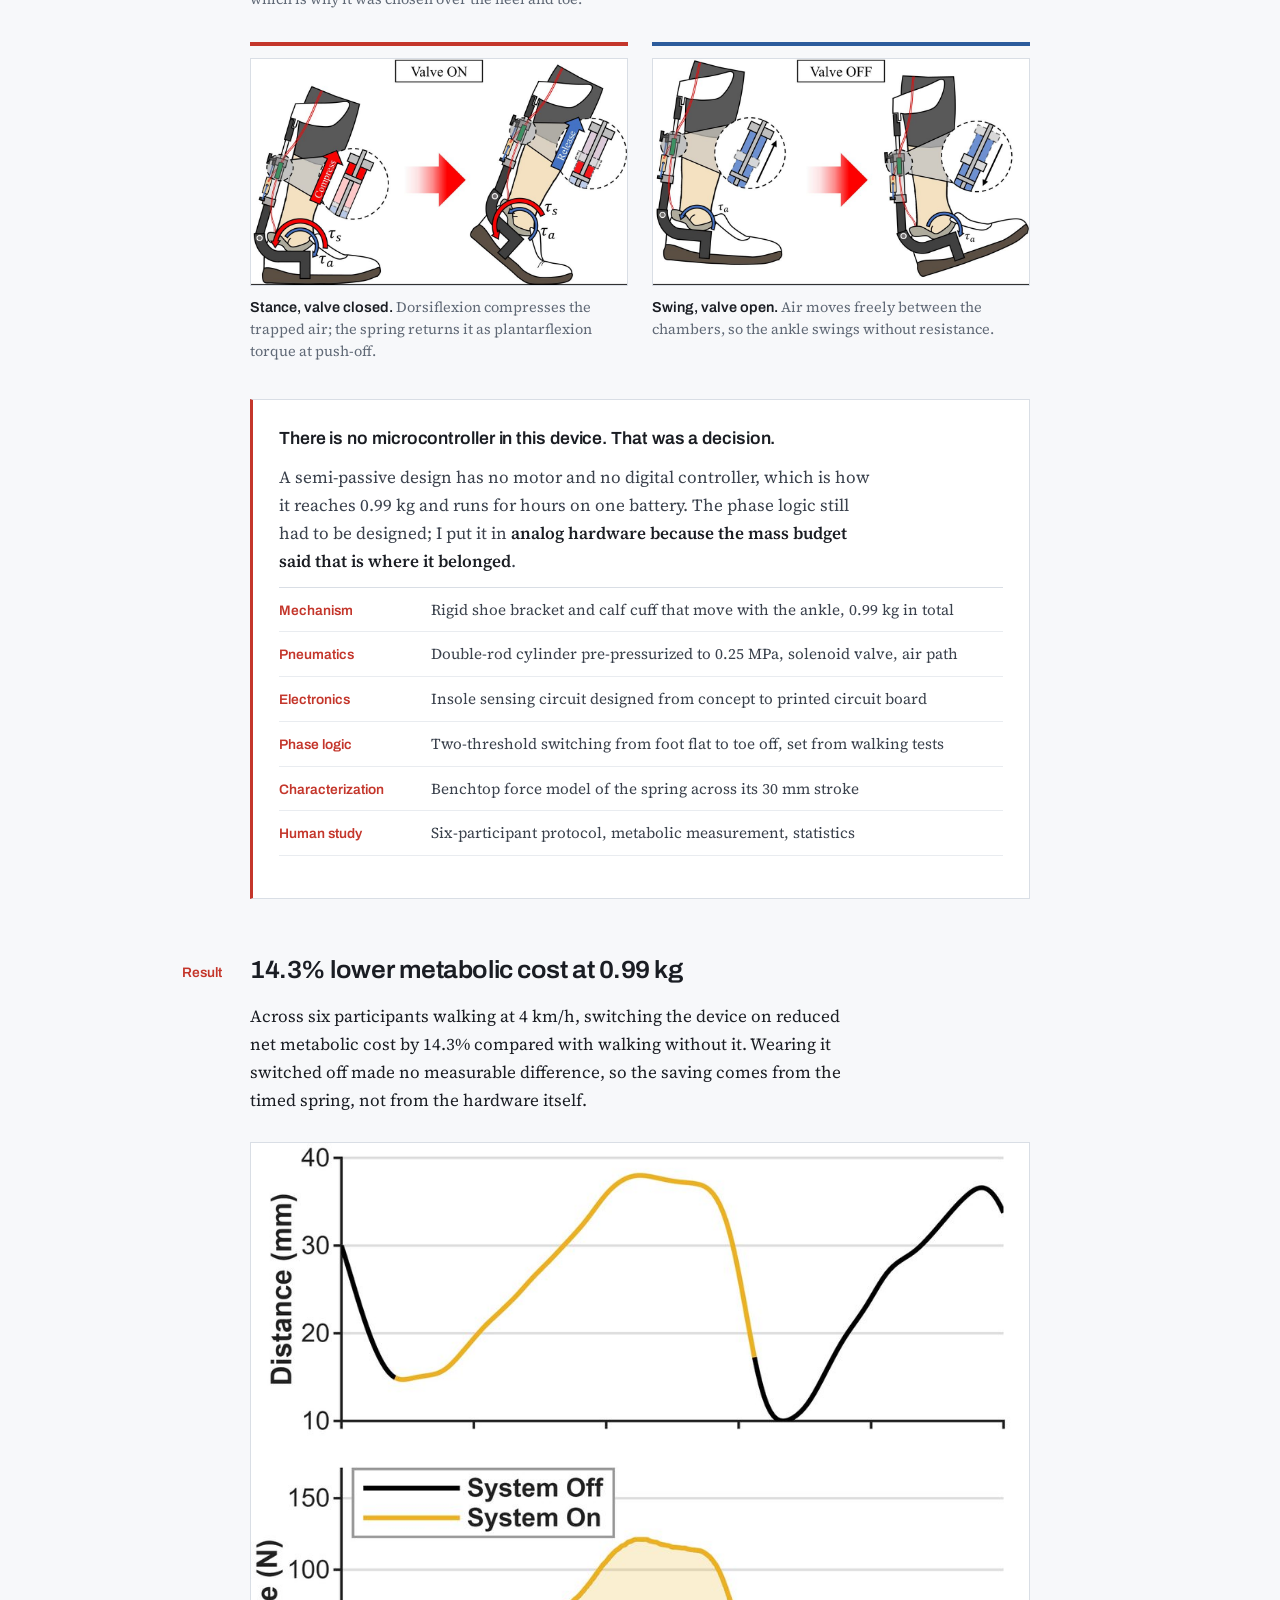
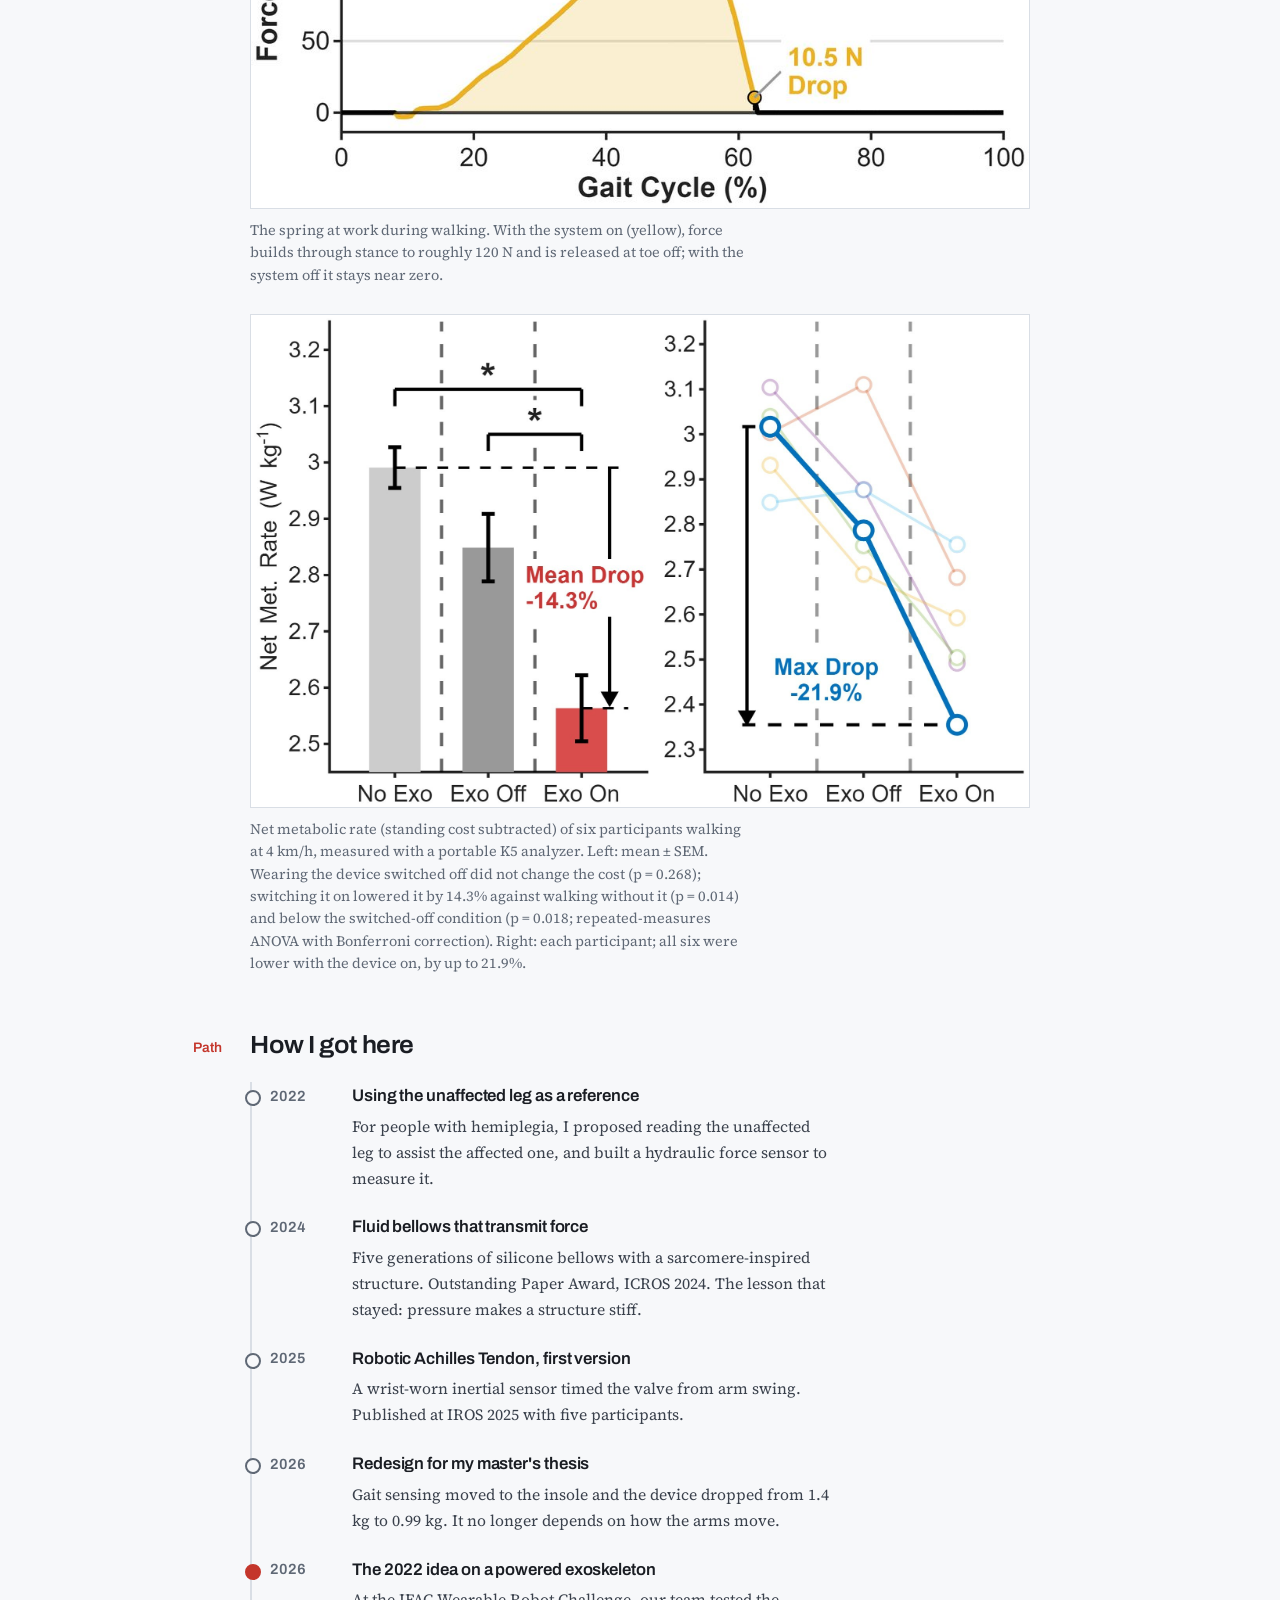
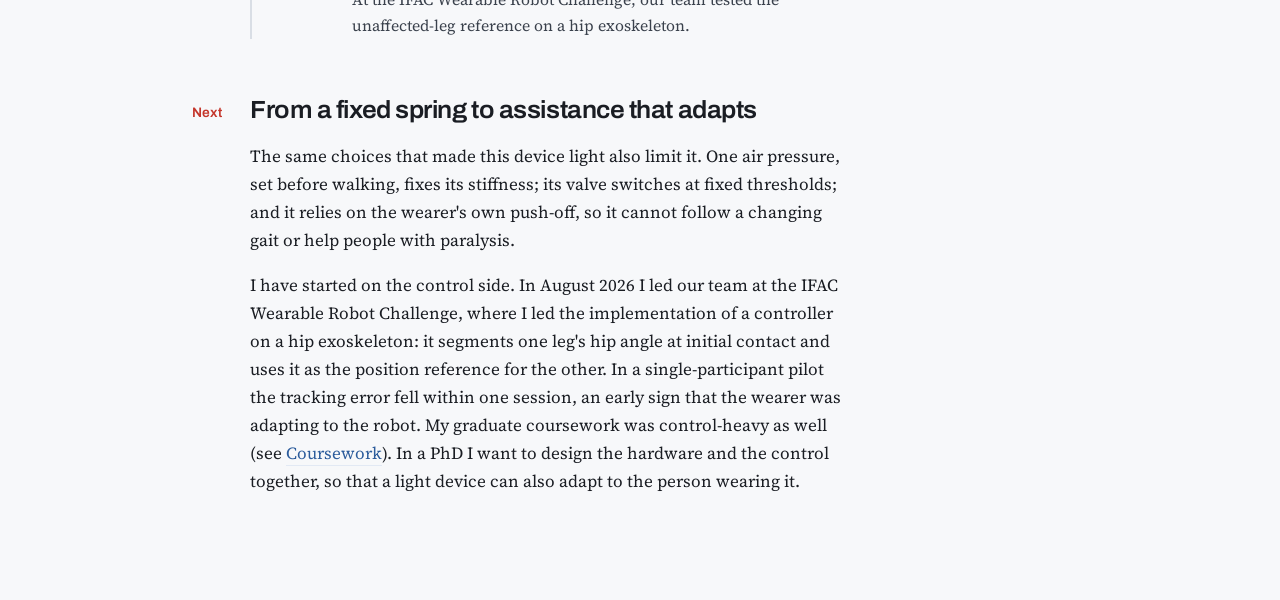
<file: research.html>
<!DOCTYPE html>
<html lang="en">
<head>
<meta charset="utf-8">
<meta name="viewport" content="width=device-width, initial-scale=1">
<title>Research &mdash; Mingyu Seong</title>
<meta name="description" content="Robotic Achilles Tendon, a 0.99 kg semi-passive ankle assist with no motor and no microcontroller: how it works, what it achieved (14.3% lower metabolic cost in six participants), and where the work goes next.">
<link rel="preconnect" href="https://fonts.googleapis.com">
<link rel="preconnect" href="https://fonts.gstatic.com" crossorigin>
<link rel="stylesheet" href="https://fonts.googleapis.com/css2?family=Archivo:wdth,wght@62..125,400..700&family=Source+Serif+4:ital,opsz,wght@0,8..60,400..600;1,8..60,400&display=swap">
<link rel="stylesheet" href="style.css">
</head>
<body>

<div class="ribbon">
  <div class="ribbon-inner">
    <a class="brand" href="index.html">Mingyu Seong</a>
    <nav class="topnav" aria-label="Main">
      <a href="index.html">Home</a>
      <a href="research.html" aria-current="page">Research</a>
      <a href="coursework.html">Coursework</a>
      <a href="publications.html">Publications</a>
      <a href="photos.html">Photos</a>
    </nav>
  </div>
</div>

<div class="wrap">

  <header class="pagehead">
    <p class="eyebrow">Device</p>
    <h1>Robotic Achilles Tendon</h1>
    <p class="lede">
      A semi-passive ankle assist with no motor and no microcontroller. A pre-pressurized air
      cylinder behind the shin acts as a spring: a valve locks it during stance, so the ankle's own
      motion compresses it and gets the energy back at push-off, and opens it during swing so the
      ankle moves freely.
    </p>
  </header>

  <figure class="hero">
    <img src="img/rat-walking.jpg" width="1800" height="1022" alt="Side view of a person walking in a lab corridor wearing the device on both legs: a padded calf cuff, a slim cylinder module behind the shin, and a rigid bracket clipped to each shoe.">
    <figcaption>The redesigned device on both legs. Total worn mass is 0.99 kg, battery included.</figcaption>
  </figure>

  <section>
    <p class="eyebrow">Why</p>
    <h2>Assist the ankle without a motor</h2>
    <p>
      Motorized ankle exoskeletons can reduce the effort of walking, but motors, gearboxes and
      batteries add mass that the wearer has to carry. I wanted the assistance without that cost:
      no motor, no digital controller, and light enough to run for hours on one battery.
    </p>
    <p>
      A spring at the ankle only helps if it engages and releases at the right moments of the gait
      cycle. That timing is the control problem in this device, and it is the part I designed.
    </p>
  </section>

  <section>
    <p class="eyebrow">How it works</p>
    <h2>One sensor, one switch, timed by the foot</h2>

    <div class="duo">
      <figure>
        <img src="img/rat-schematic.jpg" width="900" height="1085" alt="Drawing of the device on a lower leg: calf attachment at the top, the pneumatic spring module along the back of the shin, a shoe attachment at the heel, and an FSR sensor under the fifth metatarsal.">
        <figcaption>Calf cuff, spring module and shoe bracket form one load path across the ankle. The only sensor sits under the fifth metatarsal head (MT5).</figcaption>
      </figure>
      <figure>
        <img src="img/rat-psm.jpg" width="900" height="825" alt="Close-up of the pneumatic spring module with labels: pressure inlet, cylinder rod, switching circuit board, air tube, solenoid valve and cylinder.">
        <figcaption>The spring module: a double-rod cylinder, a 5 ms solenoid valve and the switching circuit on one board.</figcaption>
      </figure>
    </div>

    <div class="gait">
      <svg viewBox="0 0 720 150" role="img" aria-label="Gait cycle timeline. The valve closes at foot flat, about 7 percent of the cycle, and opens at toe off, about 60 percent. Between them the spring is engaged; for the rest of the cycle the ankle is free.">
        <rect x="8" y="46" width="48.7" height="34" fill="var(--line)"></rect>
        <rect x="56.7" y="46" width="368.9" height="34" fill="var(--stance)"></rect>
        <rect x="425.6" y="46" width="278.4" height="34" fill="var(--swing)"></rect>
        <text x="68" y="68" fill="#FFFFFF" font-family="Archivo, sans-serif" font-size="14"><tspan font-weight="650">Valve closed</tspan><tspan dx="8" font-weight="400">spring engaged</tspan></text>
        <text x="436" y="68" fill="#FFFFFF" font-family="Archivo, sans-serif" font-size="14"><tspan font-weight="650">Valve open</tspan><tspan dx="8" font-weight="400">ankle free</tspan></text>
        <line x1="56.7" y1="32" x2="56.7" y2="90" stroke="var(--ink)" stroke-width="1.5"></line>
        <line x1="425.6" y1="32" x2="425.6" y2="90" stroke="var(--ink)" stroke-width="1.5"></line>
        <text x="56.7" y="24" fill="var(--ink)" font-family="Archivo, sans-serif" font-size="12" font-weight="600">Foot flat: rises past 2.30 V</text>
        <text x="425.6" y="24" fill="var(--ink)" font-family="Archivo, sans-serif" font-size="12" font-weight="600" text-anchor="middle">Toe off: falls below 1.65 V</text>
        <line x1="8" y1="100" x2="704" y2="100" stroke="var(--line)" stroke-width="1"></line>
        <text x="8" y="118" fill="var(--muted)" font-family="Archivo, sans-serif" font-size="12">0%</text>
        <text x="56.7" y="118" fill="var(--muted)" font-family="Archivo, sans-serif" font-size="12" text-anchor="middle">~7%</text>
        <text x="425.6" y="118" fill="var(--muted)" font-family="Archivo, sans-serif" font-size="12" text-anchor="middle">~60%</text>
        <text x="704" y="118" fill="var(--muted)" font-family="Archivo, sans-serif" font-size="12" text-anchor="end">100%</text>
        <text x="356" y="142" fill="var(--muted)" font-family="Archivo, sans-serif" font-size="12" text-anchor="middle">Gait cycle, from heel contact</text>
      </svg>
    </div>

    <ul class="loop">
      <li>
        <span class="step">Sense</span>
        <p>One force-sensitive resistor under the fifth metatarsal head. Its signal rises after heel contact and drops almost exactly at toe off.</p>
      </li>
      <li>
        <span class="step">Detect</span>
        <p>A Schmitt-trigger inverter with built-in thresholds turns that voltage into an on/off signal: on above 2.30 V, off below 1.65 V. A single threshold either fired early on heel-contact noise or released before push-off ended; two thresholds fixed both. There is no microcontroller in the loop.</p>
      </li>
      <li>
        <span class="step">Act</span>
        <p>The signal drives the solenoid valve through a transistor. Closed, the cylinder is a spring; open, both chambers share the same air and the cylinder pushes back with no force.</p>
      </li>
      <li>
        <span class="step">Fit</span>
        <p>Thresholds and air pressure are fixed by design and the same for every subject. Only the insole sensor's position is adjusted per subject, so that it does not start out pressed.</p>
      </li>
    </ul>

    <figure>
      <img src="img/fsr-thresholds.jpg" width="1400" height="907" alt="Plot of heel, MT5 and toe sensor voltages over one stride. Dashed lines mark 2.30 V and 1.65 V. A green band from about 7 to 60 percent marks where the valve is closed; red marks swing.">
      <figcaption>Insole voltages over one stride at 4 km/h. The MT5 signal (orange) crosses 2.30 V just after heel contact and falls through 1.65 V at toe off, which is why it was chosen over the heel and toe.</figcaption>
    </figure>

    <div class="diptych">
      <figure class="stance">
        <img src="img/valve-on.jpg" width="1100" height="660" alt="Illustration of stance: with the valve closed, ankle dorsiflexion compresses the cylinder, which then pushes back to help plantarflexion.">
        <figcaption><strong>Stance, valve closed.</strong> Dorsiflexion compresses the trapped air; the spring returns it as plantarflexion torque at push-off.</figcaption>
      </figure>
      <figure class="swing">
        <img src="img/valve-off.jpg" width="1100" height="660" alt="Illustration of swing: with the valve open, the cylinder slides freely and the ankle moves without resistance.">
        <figcaption><strong>Swing, valve open.</strong> Air moves freely between the chambers, so the ankle swings without resistance.</figcaption>
      </figure>
    </div>

    <div class="gap">
      <h3>There is no microcontroller in this device. That was a decision.</h3>
      <p>
        A semi-passive design has no motor and no digital controller, which is how it reaches 0.99 kg
        and runs for hours on one battery. The phase logic still had to be designed; I put it in
        <strong>analog hardware because the mass budget said that is where it belonged</strong>.
      </p>
      <div class="stack">
        <div class="layer"><span class="lk">Mechanism</span><span class="lv">Rigid shoe bracket and calf cuff that move with the ankle, 0.99 kg in total</span></div>
        <div class="layer"><span class="lk">Pneumatics</span><span class="lv">Double-rod cylinder pre-pressurized to 0.25 MPa, solenoid valve, air path</span></div>
        <div class="layer"><span class="lk">Electronics</span><span class="lv">Insole sensing circuit designed from concept to printed circuit board</span></div>
        <div class="layer"><span class="lk">Phase logic</span><span class="lv">Two-threshold switching from foot flat to toe off, set from walking tests</span></div>
        <div class="layer"><span class="lk">Characterization</span><span class="lv">Benchtop force model of the spring across its 30 mm stroke</span></div>
        <div class="layer"><span class="lk">Human study</span><span class="lv">Six-participant protocol, metabolic measurement, statistics</span></div>
      </div>
    </div>
  </section>

  <section>
    <p class="eyebrow">Result</p>
    <h2>14.3% lower metabolic cost at 0.99 kg</h2>
    <p>
      Across six participants walking at 4 km/h, switching the device on reduced net metabolic
      cost by 14.3% compared with walking without it. Wearing it switched off made no measurable
      difference, so the saving comes from the timed spring, not from the hardware itself.
    </p>
    <figure>
      <img src="img/spring-force.jpg" width="1000" height="855" alt="Two stacked plots over the gait cycle: cylinder displacement in millimetres, and spring force in newtons for system off and system on. With the system on, force builds through stance to about 120 N and falls to zero near 60 percent.">
      <figcaption>The spring at work during walking. With the system on (yellow), force builds through stance to roughly 120 N and is released at toe off; with the system off it stays near zero.</figcaption>
    </figure>
    <figure>
      <img src="img/metabolic-cost.jpg" width="1988" height="1257" alt="Two panels of net metabolic rate in watts per kilogram for no exoskeleton, exoskeleton off and exoskeleton on. Left: bar chart of means with error bars, asterisks for significant differences, and a mean drop of 14.3 percent. Right: lines for each of six participants, with the largest drop of 21.9 percent highlighted.">
      <figcaption>
        Net metabolic rate (standing cost subtracted) of six participants walking at 4 km/h, measured with a portable K5 analyzer.
        Left: mean &plusmn; SEM. Wearing the device switched off did not change the cost (p = 0.268); switching it on lowered it
        by 14.3% against walking without it (p = 0.014) and below the switched-off condition (p = 0.018; repeated-measures ANOVA
        with Bonferroni correction). Right: each participant; all six were lower with the device on, by up to 21.9%.
      </figcaption>
    </figure>
  </section>

  <section>
    <p class="eyebrow">Path</p>
    <h2>How I got here</h2>
    <ol class="path">
      <li><span class="yr">2022</span><div><h3>Using the unaffected leg as a reference</h3><p>For people with hemiplegia, I proposed reading the unaffected leg to assist the affected one, and built a hydraulic force sensor to measure it.</p></div></li>
      <li><span class="yr">2024</span><div><h3>Fluid bellows that transmit force</h3><p>Five generations of silicone bellows with a sarcomere-inspired structure. Outstanding Paper Award, ICROS 2024. The lesson that stayed: pressure makes a structure stiff.</p></div></li>
      <li><span class="yr">2025</span><div><h3>Robotic Achilles Tendon, first version</h3><p>A wrist-worn inertial sensor timed the valve from arm swing. Published at IROS 2025 with five participants.</p></div></li>
      <li><span class="yr">2026</span><div><h3>Redesign for my master's thesis</h3><p>Gait sensing moved to the insole and the device dropped from 1.4 kg to 0.99 kg. It no longer depends on how the arms move.</p></div></li>
      <li><span class="yr">2026</span><div><h3>The 2022 idea on a powered exoskeleton</h3><p>At the IFAC Wearable Robot Challenge, our team tested the unaffected-leg reference on a hip exoskeleton.</p></div></li>
    </ol>
  </section>

  <section>
    <p class="eyebrow">Next</p>
    <h2>From a fixed spring to assistance that adapts</h2>
    <p>
      The same choices that made this device light also limit it. One air pressure, set before
      walking, fixes its stiffness; its valve switches at fixed thresholds; and it relies on the
      wearer's own push-off, so it cannot follow a changing gait or help people with paralysis.
    </p>
    <p>
      I have started on the control side. In August 2026 I led our team at the IFAC Wearable Robot
      Challenge, where I led the implementation of a controller on a hip exoskeleton: it segments
      one leg's hip angle at initial contact and uses it as the position reference for the other.
      In a single-participant pilot the tracking error fell within one session, an early sign that
      the wearer was adapting to the robot. My graduate coursework was control-heavy as well
      (see <a href="coursework.html">Coursework</a>). In a PhD I want to design the hardware and the
      control together, so that a light device can also adapt to the person wearing it.
    </p>
  </section>

</div>

</body>
</html>
</file>
<file: style.css>
/* 2026-10-21 디자인 개편 — 이전본은 _backup/style_pre-redesign_20261021.css
   정체성: 보행 주기. 입각기(stance) 빨강 60% · 유각기(swing) 파랑 40% 띠가 모든 페이지 상단을 지난다.
   글꼴: Archivo(이름·제목·메뉴·라벨) + Source Serif 4(본문). 모노스페이스·대문자 라벨은 쓰지 않는다. */
:root{
  --ground:#F7F8FA; --surface:#FFFFFF; --ink:#1A1D23; --ink-soft:#3A414C;
  --muted:#5F6875; --line:#D9DEE5; --line-soft:#E9ECF0;
  --stance:#C4362B; --swing:#2C5C9C; --stance-wash:#F6E3E1; --swing-wash:#E2E9F4;
  --serif:"Source Serif 4","Source Serif Pro",Georgia,"Times New Roman",serif;
  --sans:"Archivo","Segoe UI",system-ui,-apple-system,sans-serif;
  --measure:780px;
}
@media (prefers-color-scheme:dark){
  :root:not([data-theme="light"]){
    --ground:#101318; --surface:#171B22; --ink:#E6EAF0; --ink-soft:#C3CAD5;
    --muted:#8D96A4; --line:#29303A; --line-soft:#1F252D;
    --stance:#E3645A; --swing:#6D9DE0; --stance-wash:#2A1A18; --swing-wash:#161F2C;
  }
}
:root[data-theme="dark"]{
  --ground:#101318; --surface:#171B22; --ink:#E6EAF0; --ink-soft:#C3CAD5;
  --muted:#8D96A4; --line:#29303A; --line-soft:#1F252D;
  --stance:#E3645A; --swing:#6D9DE0; --stance-wash:#2A1A18; --swing-wash:#161F2C;
}

*{box-sizing:border-box}
body{
  margin:0; background:var(--ground); color:var(--ink);
  font-family:var(--serif); font-size:17px; line-height:1.65;
  font-optical-sizing:auto; -webkit-font-smoothing:antialiased;
}
img{max-width:100%}
.wrap{max-width:calc(var(--measure) + 48px); margin:0 auto; padding-inline:24px; padding-block:0 88px}
p{max-width:66ch}
h1,h2,h3{font-family:var(--sans); font-stretch:100%}

/* ---------- top ribbon + 보행 주기 띠 ---------- */
.ribbon{
  position:sticky; top:0; z-index:20;
  background:var(--ground);
}
/* 입각기 0–60% · 유각기 60–100%. 이 사이트에서 유일한 장식이다. */
.ribbon::after{
  content:""; display:block; height:4px;
  background:linear-gradient(90deg, var(--stance) 0 60%, var(--swing) 60% 100%);
}
.ribbon-inner{
  max-width:calc(var(--measure) + 48px); margin:0 auto; padding-inline:24px;
  display:flex; align-items:center; flex-wrap:wrap; gap:6px 28px;
  min-height:58px; padding-block:10px;
}
.brand{
  font-family:var(--sans); font-weight:650; font-stretch:112%; letter-spacing:-.01em;
  font-size:1.02rem; color:var(--ink); text-decoration:none; white-space:nowrap; margin-right:auto;
}
.brand:hover{color:var(--stance)}
.topnav{display:flex; flex-wrap:wrap; gap:4px 22px; font-family:var(--sans); font-size:.9rem}
.topnav a{
  color:var(--muted); text-decoration:none; padding:4px 0;
  border-bottom:2px solid transparent; white-space:nowrap;
}
.topnav a:hover{color:var(--ink); border-bottom-color:var(--line)}
.topnav a[aria-current="page"]{color:var(--ink); font-weight:600; border-bottom-color:var(--stance)}
@media (max-width:700px){
  .ribbon-inner{gap:2px 18px}
  .brand{margin-right:0; width:100%}
  .topnav{font-size:.86rem; gap:2px 14px}
}

/* ---------- page heads ---------- */
.masthead{padding-block:48px 8px}
.pagehead{padding-block:48px 0}
.pagehead h1{
  font-size:clamp(1.85rem,4.4vw,2.4rem); font-weight:650; font-stretch:106%;
  letter-spacing:-.02em; line-height:1.12; margin:0; text-wrap:balance;
}
.pagehead .lede{font-size:1.12rem; line-height:1.6; color:var(--ink-soft); margin:18px 0 0; max-width:60ch}

.name{
  font-size:clamp(2.4rem,7vw,3.6rem); font-weight:700; font-stretch:118%;
  letter-spacing:-.03em; line-height:1; margin:0; text-wrap:balance;
}
.role{font-family:var(--sans); font-size:.98rem; font-weight:500; color:var(--muted); margin:14px 0 0}

/* ---------- intro ---------- */
.intro{display:flex; gap:40px; align-items:flex-start}
.introtext{flex:1 1 0; min-width:0}
.portrait{flex:0 0 200px; padding-top:6px}
.portrait img{
  display:block; width:200px; height:250px; object-fit:cover;
  background:var(--surface); border-radius:2px;
}
@media (max-width:640px){
  .intro{flex-direction:column-reverse; gap:24px}
  .portrait{flex:none; padding-top:0}
  .portrait img{width:152px; height:190px}
}
/* 항구적 선언 — 이름·키워드 바로 아래. 문장마다 한 줄. */
.vision{
  font-family:var(--serif); font-style:italic; font-weight:400;
  font-size:clamp(1.12rem,2.4vw,1.25rem); line-height:1.45; letter-spacing:-.005em;
  color:var(--ink); margin:28px 0 30px; max-width:none;
  padding-left:18px; border-left:3px solid var(--stance);
}
.vision span{display:block; text-wrap:balance}
.vision span + span{margin-top:4px}

.bio{font-size:1.04rem; line-height:1.68; color:var(--ink-soft); margin:16px 0 0; max-width:62ch}
.bio strong{color:var(--ink); font-weight:600}

.idlinks{
  display:flex; flex-wrap:wrap; gap:10px 24px; margin:28px 0 0;
  font-family:var(--sans); font-size:.96rem; max-width:none;
}
.idlinks a{
  color:var(--swing); text-decoration:none; font-weight:600;
  border-bottom:2px solid var(--swing-wash); padding-bottom:2px;
}
.idlinks a:hover{border-bottom-color:var(--swing); color:var(--ink)}

/* ---------- sections ---------- */
section{padding-block:56px 0}
.pagehead + section{padding-block:44px 0}
/* 섹션 라벨 — 좁은 화면에서는 제목 위, 넓은 화면에서는 본문 왼쪽 여백에 걸린다 */
.eyebrow{
  font-family:var(--sans); font-size:.86rem; font-weight:600; letter-spacing:.005em;
  color:var(--stance); margin:0 0 8px;
}
@media (min-width:1080px){
  section, .pagehead{position:relative}
  .eyebrow{position:absolute; right:calc(100% + 28px); width:150px; text-align:right; margin:0}
  section > .eyebrow{top:calc(56px + .42rem)}
  .pagehead + section > .eyebrow{top:calc(44px + .42rem)}
  .pagehead > .eyebrow{top:calc(48px + .7rem)}
  section > .eyebrow:first-child + .news{margin-top:0}
}
h2{font-size:1.55rem; font-weight:620; font-stretch:104%; letter-spacing:-.018em; line-height:1.2; margin:0 0 14px; text-wrap:balance}
h3{font-size:1.05rem; font-weight:600; letter-spacing:-.005em; margin:0 0 6px}

figure{margin:28px 0 0}
figure img{display:block; width:100%; max-width:100%; height:auto; border:1px solid var(--line); background:#FFFFFF}
figcaption{font-size:.9rem; line-height:1.55; color:var(--muted); margin-top:10px; max-width:62ch}

/* ---------- news (Home · Recent) ---------- */
.news{list-style:none; padding:0; margin:0; display:grid; border-top:1px solid var(--line)}
.news li{
  display:grid; grid-template-columns:96px minmax(0,1fr); gap:2px 20px;
  padding:12px 0; border-bottom:1px solid var(--line-soft); align-items:baseline;
}
.when{
  font-family:var(--sans); font-size:.86rem; font-weight:500; color:var(--muted);
  font-variant-numeric:tabular-nums; white-space:nowrap;
}
.what{font-size:1rem; color:var(--ink-soft)}
.what strong{color:var(--ink); font-weight:600}
@media (max-width:520px){ .news li{grid-template-columns:1fr; gap:0} }

/* ---------- gait diagram ---------- */
.gait{margin:30px 0 0}
.gait svg{display:block; width:100%; height:auto; max-width:100%}
.legend{display:flex; flex-wrap:wrap; gap:8px 22px; margin-top:12px; font-family:var(--sans); font-size:.86rem; color:var(--muted)}
.legend i{display:inline-block; width:11px; height:11px; margin-right:7px; vertical-align:-1px}
.legend .s1{background:var(--stance)} .legend .s2{background:var(--swing)}

/* ---------- loop list (Sense → Detect → Act → Tune, 순서가 있는 목록) ---------- */
.loop{list-style:none; padding:0; margin:26px 0 0; border-top:1px solid var(--line); counter-reset:loop}
.loop li{
  display:grid; grid-template-columns:96px minmax(0,1fr); gap:2px 20px;
  padding:13px 0; border-bottom:1px solid var(--line-soft); align-items:baseline;
}
.loop .step{font-family:var(--sans); font-size:.95rem; font-weight:600; color:var(--stance)}
.loop p{margin:0; font-size:.98rem; color:var(--ink-soft); max-width:62ch}
@media (max-width:520px){ .loop li{grid-template-columns:1fr; gap:0} }

/* ---------- gap callout ---------- */
.gap{
  margin:36px 0 0; padding:24px 26px; background:var(--surface);
  border:1px solid var(--line); border-left:3px solid var(--stance);
}
.gap h3{font-size:1.1rem; margin-bottom:10px}
.gap p{margin:0 0 12px; color:var(--ink-soft)}
.gap p:last-child{margin-bottom:0}
.gap strong{color:var(--ink); font-weight:600}

/* full-stack layer list */
.stack{display:grid; margin:4px 0 18px; border-top:1px solid var(--line)}
.layer{
  display:grid; grid-template-columns:136px minmax(0,1fr); gap:2px 16px;
  padding:9px 0; border-bottom:1px solid var(--line-soft); align-items:baseline;
}
.lk{font-family:var(--sans); font-size:.86rem; font-weight:600; color:var(--stance)}
.lv{font-size:.95rem; color:var(--ink-soft)}
@media (max-width:520px){ .layer{grid-template-columns:1fr; gap:0} }

/* grade + axis markers */
.grade{
  font-family:var(--sans); font-size:.8rem; font-weight:650; font-variant-numeric:tabular-nums;
  color:var(--ink); background:var(--line-soft); padding:1px 7px; margin-right:8px; border-radius:2px;
}
.axis{
  font-family:var(--sans); font-size:.76rem; font-weight:600;
  padding:0 7px; margin-right:8px; white-space:nowrap; border-radius:2px;
}
.axis.ctl{color:var(--stance); background:var(--stance-wash)}
.axis.math{color:var(--swing); background:var(--swing-wash)}
.axis.mech{color:var(--muted); background:var(--line-soft)}

/* ---------- coursework ---------- */
.courses{display:grid; margin:22px 0 0; border-top:1px solid var(--line)}
.course{
  display:grid; grid-template-columns:minmax(0,1fr) auto; gap:6px 20px;
  padding:15px 0; border-bottom:1px solid var(--line-soft); align-items:baseline;
}
.course h3{margin:0}
.course .detail{grid-column:1/-1; font-size:.95rem; color:var(--muted); margin:0; max-width:64ch}
.course .term{font-family:var(--sans); font-size:.86rem; color:var(--muted); white-space:nowrap; font-variant-numeric:tabular-nums}
@media (max-width:520px){ .course{grid-template-columns:1fr} .course .term{grid-row:1} }

/* ---------- publications ---------- */
.pubs{margin:22px 0 0; display:grid; gap:22px}
.pub{display:grid; gap:4px}
.pub .title{font-family:var(--sans); font-weight:600; font-size:1.02rem; line-height:1.4; letter-spacing:-.005em}
.pub .venue{font-size:.96rem; color:var(--ink-soft)}
.pub .meta{font-family:var(--sans); font-size:.84rem; color:var(--muted)}
.pub .meta a{color:var(--swing)}
.tag{
  font-family:var(--sans); font-size:.76rem; font-weight:600; line-height:1.5;
  padding:1px 8px; border:1px solid var(--line); border-radius:2px; color:var(--muted); white-space:nowrap;
}
.tag.oral{color:var(--stance); border-color:var(--stance)}
.more{font-size:.95rem; color:var(--muted); margin-top:26px; max-width:64ch}
/* 섹션: Journal · Conferences · Patent */
.pubsec{padding-block:48px 0}
.wrap > .pubsec:first-of-type{padding-block:44px 0}
.pubsec h2{font-size:1.55rem; margin:0}
.pubsec h2 + .pubs{margin-top:18px}
.pub .me{color:var(--ink); font-weight:600}
.pubgroup{
  font-size:.95rem; font-weight:600; color:var(--ink-soft);
  margin:30px 0 0; padding-bottom:6px; border-bottom:1px solid var(--line);
}
.pubsec h2 + .pubgroup{margin-top:20px}
.pubgroup span{margin-left:10px; color:var(--muted); font-weight:400; font-size:.88rem}
.pubgroup + .pubs{margin-top:16px}
.pubsec ~ .more{margin-top:44px}

/* ---------- inline links in prose ---------- */
.more a, .lede a, section > p a{
  color:var(--swing); text-decoration:none; border-bottom:1px solid var(--swing-wash);
}
.more a:hover, .lede a:hover, section > p a:hover{border-bottom-color:var(--swing)}

a:focus-visible{outline:2px solid var(--swing); outline-offset:3px}

/* ---------- photo gallery (학회별 섹션) ---------- */
.conf{padding-block:48px 0}
.pagehead + .conf{padding-block:36px 0}
.conf h2{font-size:1.55rem; margin:0}
.wrap > .conf:first-of-type{padding-block:44px 0}
.confmeta{
  font-family:var(--sans); font-size:.88rem; color:var(--muted);
  margin:6px 0 0; display:flex; flex-wrap:wrap; align-items:center; gap:6px 10px; max-width:none;
}
.confnote{font-size:1rem; line-height:1.62; color:var(--ink-soft); margin:12px 0 0; max-width:66ch}
.confnote strong{color:var(--ink); font-weight:600}
.confnote .hl{display:block; margin-bottom:2px}   /* 학회 요지 한 줄 */
.tag.fa{color:var(--ink); border-color:var(--ink)}   /* First author */
.roles{margin:12px 0 0}
.roles .layer{grid-template-columns:150px minmax(0,1fr)}
@media (max-width:520px){ .roles .layer{grid-template-columns:1fr} }
.roles .lv strong{color:var(--ink); font-weight:600}
/* 줄 나누기는 HTML에 미리 계산해 둔다(.grow = 한 줄).
   줄 안에서는 폭을 사진 비율대로 나눠 높이가 같아지고, 세로 사진도 잘리지 않는다. */
.gallery{display:grid; gap:8px; margin:18px 0 0}
.grow{display:flex; gap:8px}
.grow a{flex:calc(var(--r) * 100) 1 0; display:block; min-width:0}   /* ×100: 비율 합이 1 미만이면 flex가 공간을 덜 채운다 */
.gallery img{
  display:block; width:100%; height:auto; aspect-ratio:var(--r); object-fit:cover;
  background:var(--surface); border-radius:2px;
}
.gallery a:hover img{outline:2px solid var(--swing); outline-offset:2px}
/* 휴대폰 — 한 줄에 3~4장이면 너무 작아지므로 줄 안에서 다시 접는다 */
@media (max-width:560px){
  .grow{flex-wrap:wrap}
  .grow a{flex:calc(var(--r) * 100) 1 calc(var(--r) * 140px)}
}

/* 크게 보기 */
.lightbox{
  padding:0; border:0; background:transparent; max-width:96vw; max-height:94vh;
  cursor:zoom-out; overflow:visible;
}
.lightbox::backdrop{background:rgba(8,10,14,.9)}
.lightbox img{display:block; max-width:96vw; max-height:86vh; width:auto; height:auto; margin:0 auto}
.lightbox .lb-cap{color:#E6EAF0; font-family:var(--sans); font-size:.9rem; text-align:center; margin:10px auto 0; max-width:60ch}

/* ---------- 2026-10-21 Research 보강: 사진·그림 배치 ---------- */
/* 대표 사진 하나만 본문 폭보다 넓게 — 이 페이지에서 유일하게 «크게» 쓰는 요소 */
.hero{margin:36px calc((100% - min(1040px, 100vw - 48px)) / 2) 0}
.hero img{border:0; background:none; border-radius:2px}

/* 두 그림 나란히 (구성도 · 모듈) */
.duo{display:grid; grid-template-columns:repeat(2,minmax(0,1fr)); gap:24px; align-items:start; margin-top:28px}
.duo figure{margin:0}
/* 두 그림을 같은 크기의 흰 틀에 맞춘다 (원본 비율이 달라도 줄이 맞게) */
.duo figure img{aspect-ratio:1 / 1.1; object-fit:contain; padding:14px}
@media (max-width:640px){ .duo{grid-template-columns:minmax(0,1fr)} }

/* 입각기·유각기 한 쌍 — 위쪽 띠 색이 보행 주기 색과 같다 */
.diptych{display:grid; grid-template-columns:repeat(2,minmax(0,1fr)); gap:24px; margin-top:32px}
.diptych figure{margin:0; padding-top:12px; border-top:4px solid var(--stance)}
.diptych figure.swing{border-top-color:var(--swing)}
.diptych figcaption strong{color:var(--ink); font-weight:600; font-family:var(--sans)}
@media (max-width:640px){ .diptych{grid-template-columns:minmax(0,1fr)} }

/* 연구 경로 — 실제 시간 순서라서 연도를 붙인다 */
.path{list-style:none; padding:0; margin:22px 0 0; border-left:2px solid var(--line)}
.path li{display:grid; grid-template-columns:64px minmax(0,1fr); gap:4px 18px; padding:0 0 22px 18px; position:relative}
.path li::before{content:""; position:absolute; left:-7px; top:.5rem; width:12px; height:12px; border-radius:50%; background:var(--ground); border:2px solid var(--muted)}
.path li:last-child{padding-bottom:0}
.path li:last-child::before{border-color:var(--stance); background:var(--stance)}
.path .yr{font-family:var(--sans); font-weight:600; font-size:.92rem; color:var(--muted); font-variant-numeric:tabular-nums; padding-top:.1rem}
.path h3{margin:0 0 4px}
.path p{margin:0; font-size:.98rem; color:var(--ink-soft); max-width:60ch}
@media (max-width:520px){ .path li{grid-template-columns:minmax(0,1fr); gap:0} }

/* Home 대표 연구 — 수치 없이 사진과 한 문단 */
.feature{display:grid; grid-template-columns:minmax(0,1.15fr) minmax(0,1fr); gap:24px; align-items:center; margin-top:4px}
.feature img{display:block; width:100%; height:auto; border-radius:2px}
.feature h3{font-size:1.2rem; margin:0 0 8px}
.feature p{margin:0 0 12px; color:var(--ink-soft); font-size:1rem}
.feature .more{font-family:var(--sans); font-weight:600; font-size:.95rem; color:var(--swing); text-decoration:none; border-bottom:2px solid var(--swing-wash); padding-bottom:2px}
.feature .more:hover{border-bottom-color:var(--swing); color:var(--ink)}
@media (max-width:640px){ .feature{grid-template-columns:minmax(0,1fr)} }
a:focus-visible{outline:2px solid var(--swing); outline-offset:3px}
</file>
